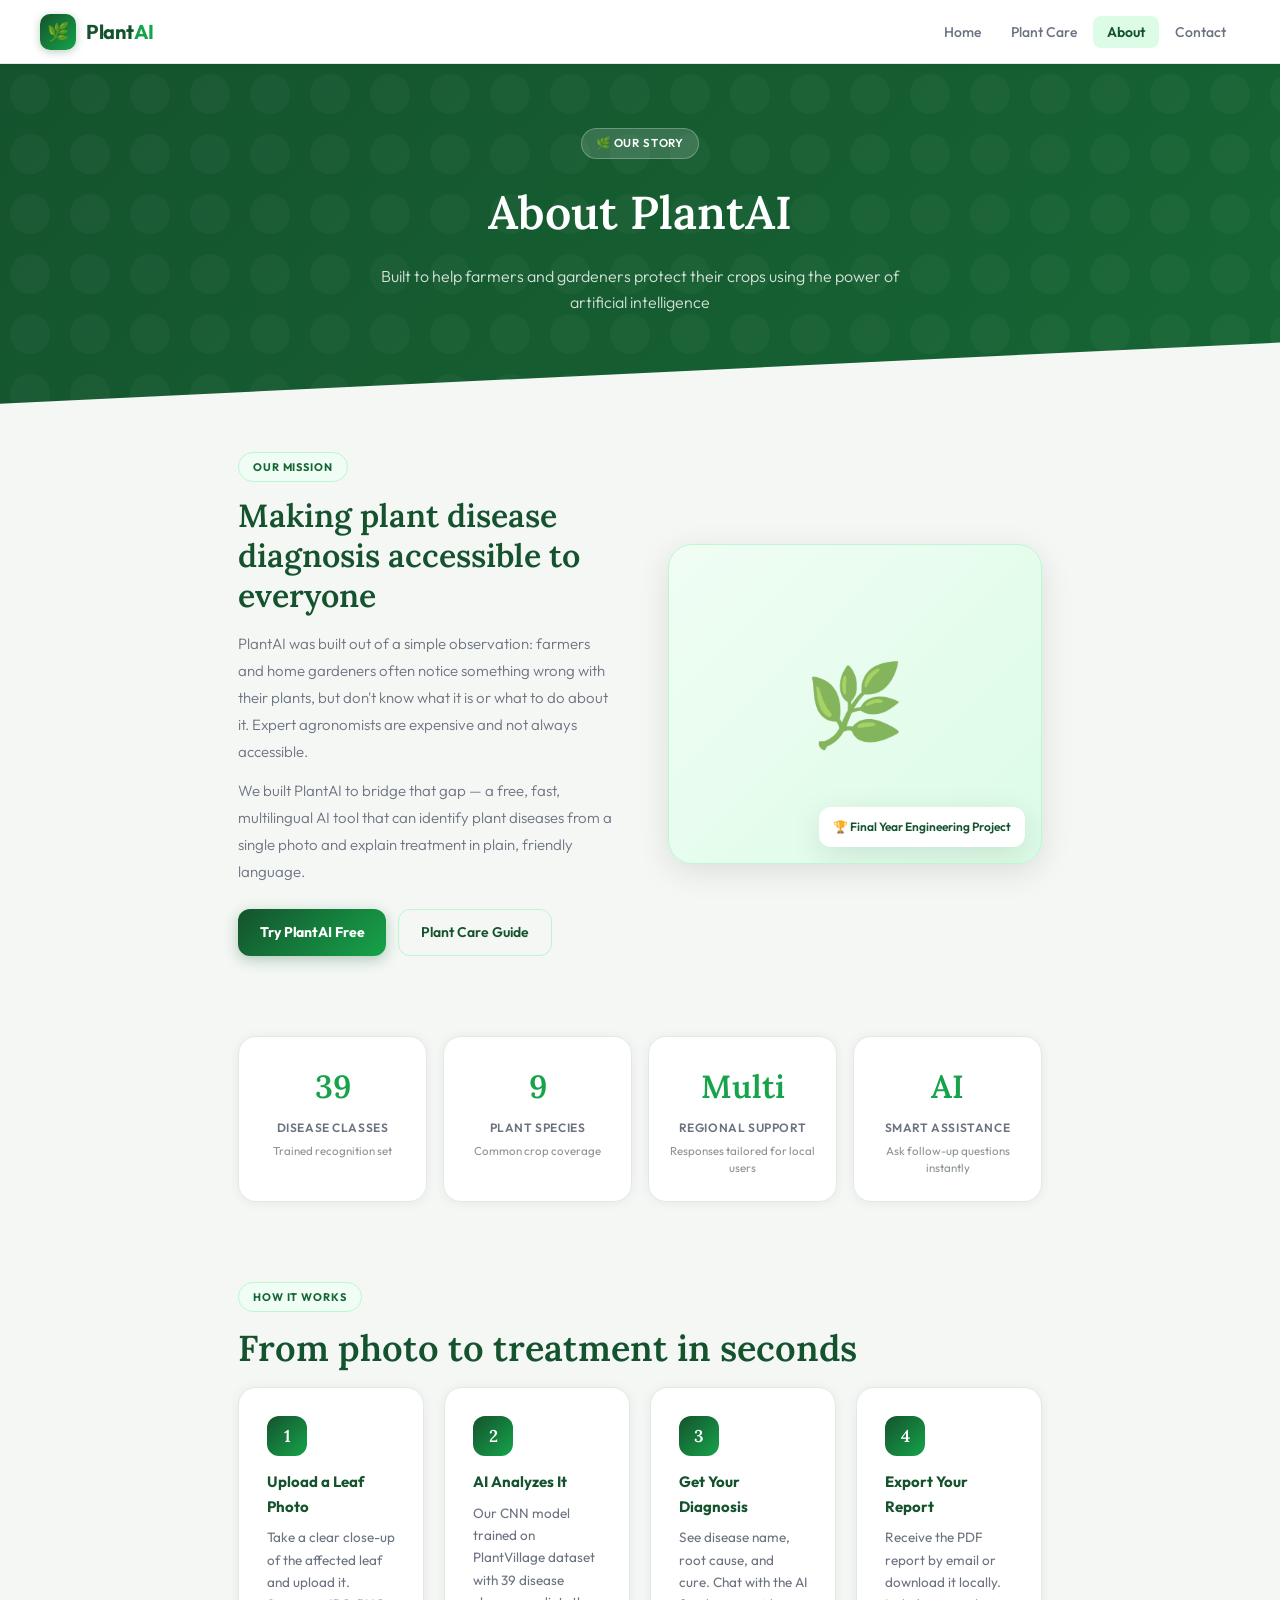
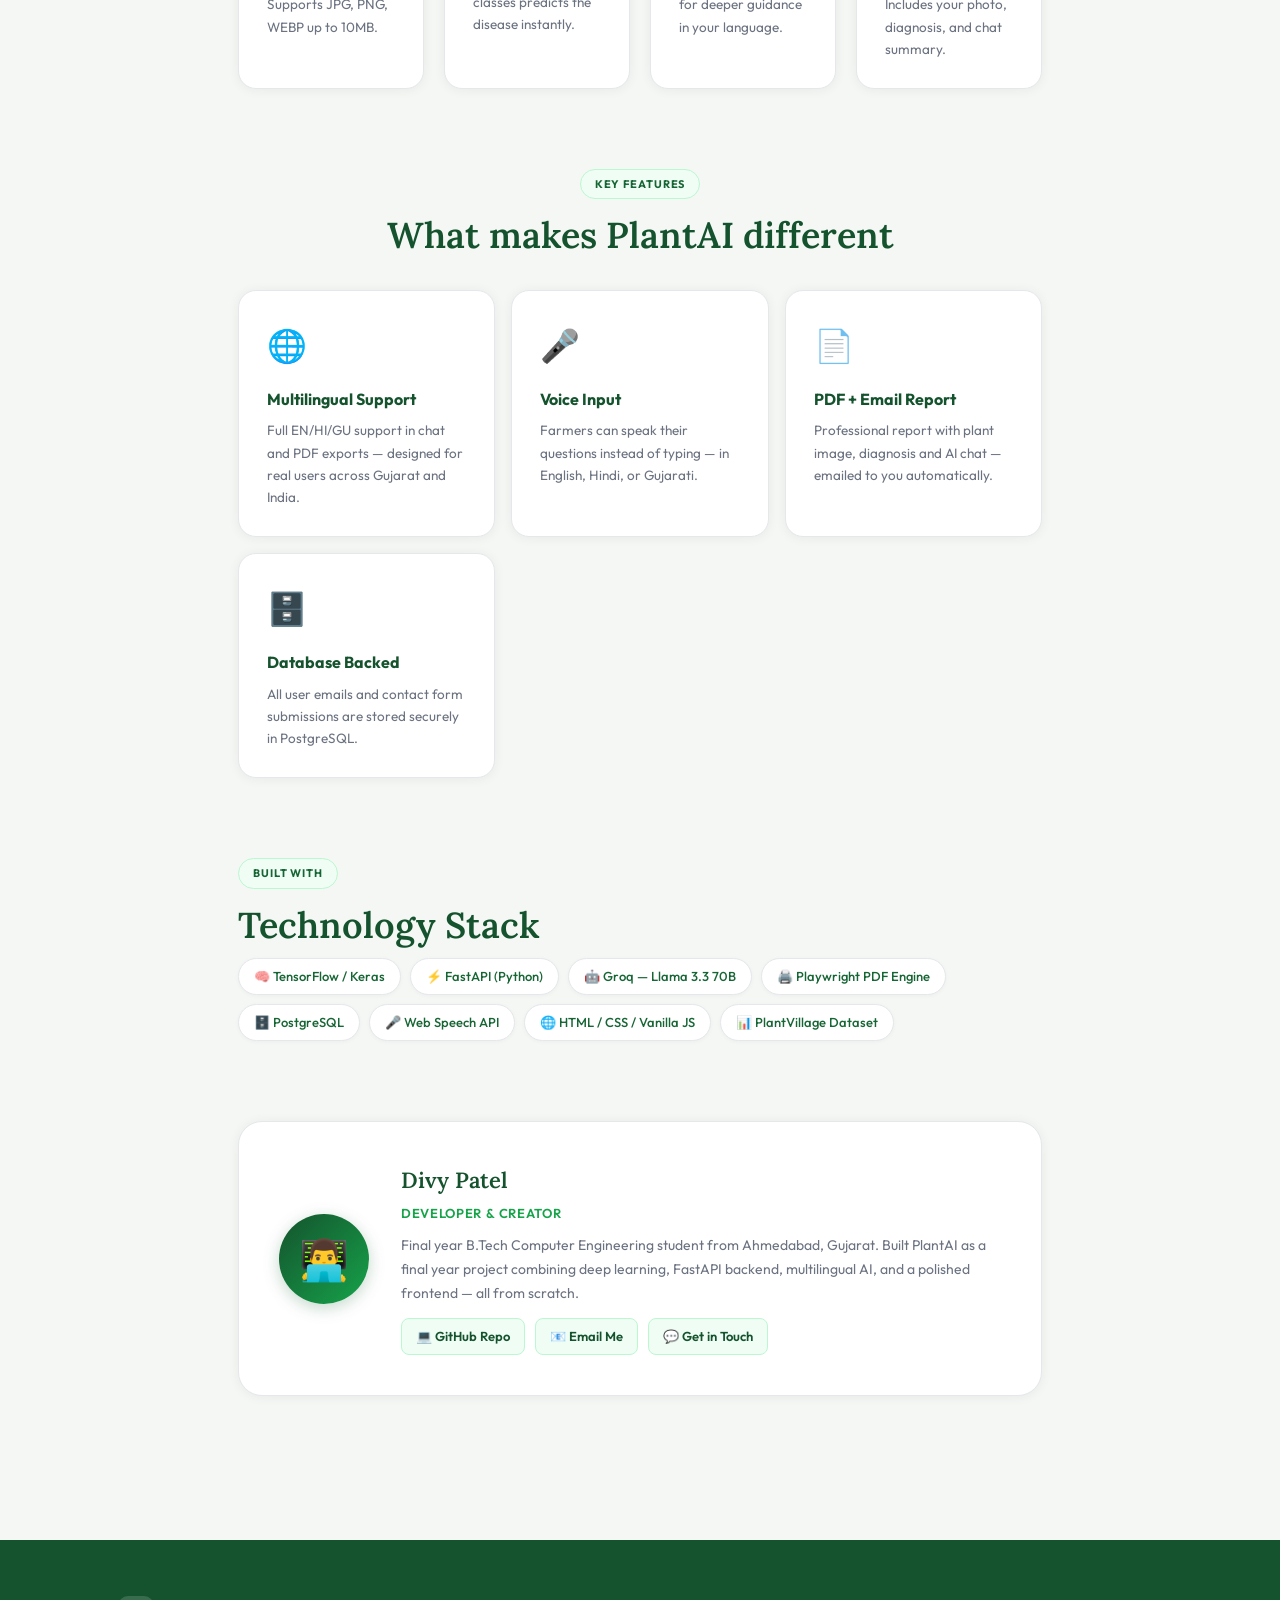
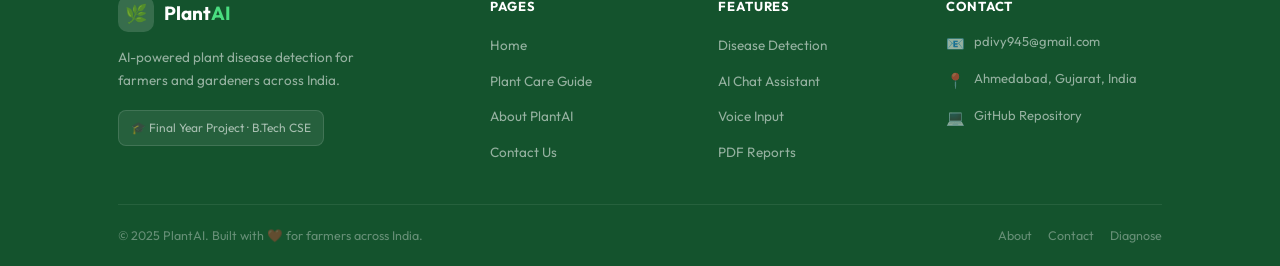
<file: frontend/about.html>
<!DOCTYPE html>
<html lang="en">
<head>
<meta charset="UTF-8"/><meta name="viewport" content="width=device-width,initial-scale=1.0"/>
<title>About — PlantAI</title>
<link rel="stylesheet" href="style.css"/>
</head>
<body>
<nav>
  <a href="index.html" class="nav-logo"><div class="nav-logo-mark">🌿</div><span class="nav-logo-text">Plant<span>AI</span></span></a>
  <ul class="nav-links">
    <li><a href="index.html">Home</a></li>
    <li><a href="plants.html">Plant Care</a></li>
    <li><a href="about.html" class="active">About</a></li>
    <li><a href="contact.html">Contact</a></li>
  </ul>
  <button class="nav-toggle" type="button" aria-label="Toggle navigation" aria-expanded="false">
    <span class="nav-toggle-icon" aria-hidden="true">
      <span class="nav-toggle-line"></span>
      <span class="nav-toggle-line"></span>
      <span class="nav-toggle-line"></span>
    </span>
  </button>
</nav>

<div class="page-hero">
  <div class="wrap">
    <span class="page-hero-pill">🌿 Our Story</span>
    <h1>About PlantAI</h1>
    <p>Built to help farmers and gardeners protect their crops using the power of artificial intelligence</p>
  </div>
</div>

<div class="about-content">
  <div class="wrap">

    <!-- Intro with image -->
    <div class="about-intro-grid reveal">
      <div class="about-intro-text">
        <span class="section-tag">Our Mission</span>
        <h2>Making plant disease diagnosis accessible to everyone</h2>
        <p>PlantAI was built out of a simple observation: farmers and home gardeners often notice something wrong with their plants, but don't know what it is or what to do about it. Expert agronomists are expensive and not always accessible.</p>
        <p>We built PlantAI to bridge that gap — a free, fast, multilingual AI tool that can identify plant diseases from a single photo and explain treatment in plain, friendly language.</p>
        <div style="display:flex;gap:12px;flex-wrap:wrap;margin-top:1.5rem">
          <a href="index.html" class="btn-primary" style="font-size:14px;padding:11px 22px">Try PlantAI Free</a>
          <a href="plants.html" class="btn-outline" style="font-size:14px;padding:11px 22px">Plant Care Guide</a>
        </div>
      </div>
      <div class="about-image-box">
        <div class="about-image-illustration">🌿</div>
        <div class="about-image-badge">🏆 Final Year Engineering Project</div>
      </div>
    </div>

    <!-- Stats -->
    <div class="stats-row reveal">
      <div class="stats-row-item"><span class="stats-row-num">39</span><span class="stats-row-label">Disease Classes</span><span class="stats-row-note">Trained recognition set</span></div>
      <div class="stats-row-item"><span class="stats-row-num">9</span><span class="stats-row-label">Plant Species</span><span class="stats-row-note">Common crop coverage</span></div>
      <div class="stats-row-item"><span class="stats-row-num">Multi</span><span class="stats-row-label">Regional Support</span><span class="stats-row-note">Responses tailored for local users</span></div>
      <div class="stats-row-item"><span class="stats-row-num">AI</span><span class="stats-row-label">Smart Assistance</span><span class="stats-row-note">Ask follow-up questions instantly</span></div>
    </div>

    <!-- How it works -->
    <div class="reveal" style="margin-bottom:1rem">
      <span class="section-tag">How It Works</span>
      <h2 class="section-title">From photo to treatment in seconds</h2>
    </div>
    <div class="how-steps-about reveal">
      <div class="how-step-card"><div class="how-step-num">1</div><h3>Upload a Leaf Photo</h3><p>Take a clear close-up of the affected leaf and upload it. Supports JPG, PNG, WEBP up to 10MB.</p></div>
      <div class="how-step-card"><div class="how-step-num">2</div><h3>AI Analyzes It</h3><p>Our CNN model trained on PlantVillage dataset with 39 disease classes predicts the disease instantly.</p></div>
      <div class="how-step-card"><div class="how-step-num">3</div><h3>Get Your Diagnosis</h3><p>See disease name, root cause, and cure. Chat with the AI for deeper guidance in your language.</p></div>
      <div class="how-step-card"><div class="how-step-num">4</div><h3>Export Your Report</h3><p>Receive the PDF report by email or download it locally. Includes your photo, diagnosis, and chat summary.</p></div>
    </div>

    <!-- Features visual -->
    <div style="margin-bottom:5rem">
      <div style="text-align:center;margin-bottom:2rem" class="reveal">
        <span class="section-tag">Key Features</span>
        <h2 class="section-title">What makes PlantAI different</h2>
      </div>
      <div style="display:grid;grid-template-columns:repeat(auto-fit,minmax(220px,1fr));gap:16px">
        <div class="feature-card"><div class="feature-icon">🌐</div><h3 class="feature-title">Multilingual Support</h3><p class="feature-text">Full EN/HI/GU support in chat and PDF exports — designed for real users across Gujarat and India.</p></div>
        <div class="feature-card"><div class="feature-icon">🎤</div><h3 class="feature-title">Voice Input</h3><p class="feature-text">Farmers can speak their questions instead of typing — in English, Hindi, or Gujarati.</p></div>
        <div class="feature-card"><div class="feature-icon">📄</div><h3 class="feature-title">PDF + Email Report</h3><p class="feature-text">Professional report with plant image, diagnosis and AI chat — emailed to you automatically.</p></div>
        <div class="feature-card"><div class="feature-icon">🗄️</div><h3 class="feature-title">Database Backed</h3><p class="feature-text">All user emails and contact form submissions are stored securely in PostgreSQL.</p></div>
      </div>
    </div>

    <!-- Tech Stack -->
    <div style="margin-bottom:4rem" class="reveal">
      <span class="section-tag">Built With</span>
      <h2 class="section-title">Technology Stack</h2>
      <div class="tech-grid">
        <span class="tech-pill">🧠 TensorFlow / Keras</span>
        <span class="tech-pill">⚡ FastAPI (Python)</span>
        <span class="tech-pill">🤖 Groq — Llama 3.3 70B</span>
        <span class="tech-pill">🖨️ Playwright PDF Engine</span>
        <span class="tech-pill">🗄️ PostgreSQL</span>
        <span class="tech-pill">🎤 Web Speech API</span>
        <span class="tech-pill">🌐 HTML / CSS / Vanilla JS</span>
        <span class="tech-pill">📊 PlantVillage Dataset</span>
      </div>
    </div>

    <!-- Creator Section -->
    <div class="creator-section reveal">
      <div class="creator-avatar">👨‍💻</div>
      <div>
        <p class="creator-name">Divy Patel</p>
        <p class="creator-role">Developer & Creator</p>
        <p class="creator-bio">Final year B.Tech Computer Engineering student from Ahmedabad, Gujarat. Built PlantAI as a final year project combining deep learning, FastAPI backend, multilingual AI, and a polished frontend — all from scratch.</p>
        <div class="creator-links">
          <a href="https://github.com/Divy-04/plant-AI" class="creator-link" target="_blank">💻 GitHub Repo</a>
          <a href="mailto:pdivy945@gmail.com" class="creator-link">📧 Email Me</a>
          <a href="contact.html" class="creator-link">💬 Get in Touch</a>
        </div>
      </div>
    </div>

  </div>
</div>

<footer class="site-footer">
  <div class="wrap-wide">
    <div class="footer-main">
      <div class="footer-brand"><div class="footer-logo"><div class="footer-logo-mark">🌿</div><span class="footer-logo-text">Plant<span>AI</span></span></div><p class="footer-tagline">AI-powered plant disease detection for farmers and gardeners across India.</p><span class="footer-badge">🎓 Final Year Project · B.Tech CSE</span></div>
      <div><p class="footer-col-title">Pages</p><ul class="footer-links"><li><a href="index.html">Home</a></li><li><a href="plants.html">Plant Care Guide</a></li><li><a href="about.html">About PlantAI</a></li><li><a href="contact.html">Contact Us</a></li></ul></div>
      <div><p class="footer-col-title">Features</p><ul class="footer-links"><li><a href="index.html">Disease Detection</a></li><li><a href="index.html">AI Chat Assistant</a></li><li><a href="index.html">Voice Input</a></li><li><a href="index.html">PDF Reports</a></li></ul></div>
      <div><p class="footer-col-title">Contact</p><div class="footer-contact-item"><span class="footer-contact-icon">📧</span><a href="mailto:pdivy945@gmail.com">pdivy945@gmail.com</a></div><div class="footer-contact-item"><span class="footer-contact-icon">📍</span><span>Ahmedabad, Gujarat, India</span></div><div class="footer-contact-item"><span class="footer-contact-icon">💻</span><a href="https://github.com/Divy-04/plant-AI" target="_blank">GitHub Repository</a></div></div>
    </div>
    <div class="footer-bottom"><span>© 2025 PlantAI. Built with ❤️ for farmers across India.</span><div class="footer-bottom-links"><a href="about.html">About</a><a href="contact.html">Contact</a><a href="index.html">Diagnose</a></div></div>
  </div>
</footer>

<button class="scroll-top-btn" id="scroll-top-btn" type="button" aria-label="Scroll to top" onclick="window.scrollTo({top:0,behavior:'smooth'})">
  <svg viewBox="0 0 24 24" fill="none" stroke="currentColor" stroke-width="2.4" stroke-linecap="round" stroke-linejoin="round"><path d="M12 19V5"/><path d="m5 12 7-7 7 7"/></svg>
</button>

<script>
const observer=new IntersectionObserver(entries=>{entries.forEach(e=>{if(e.isIntersecting)e.target.classList.add('visible')})},{threshold:.12});
document.querySelectorAll('.feature-card,.reveal').forEach(el=>observer.observe(el));
const nav=document.querySelector('nav');
const navToggle=nav?.querySelector('.nav-toggle');
const navLinks=nav?.querySelector('.nav-links');
if(nav&&navToggle&&navLinks){
  const syncNavState=(isOpen)=>{
    nav.classList.toggle('nav-open',isOpen);
    navToggle.setAttribute('aria-expanded',String(isOpen));
  };
  navToggle.addEventListener('click',()=>{
    syncNavState(!nav.classList.contains('nav-open'));
  });
  navLinks.querySelectorAll('a').forEach(link=>link.addEventListener('click',()=>{
    syncNavState(false);
  }));
  window.addEventListener('resize',()=>{
    if(window.innerWidth>768){
      syncNavState(false);
    }
  });
}
const scrollTopBtn=document.getElementById('scroll-top-btn');
const toggleScrollTopBtn=()=>{
  if(!scrollTopBtn)return;
  const scrollable=Math.max(document.documentElement.scrollHeight-window.innerHeight,1);
  const progress=window.scrollY/scrollable;
  scrollTopBtn.classList.toggle('visible',window.innerWidth<=768&&progress>=0.4);
};
window.addEventListener('scroll',toggleScrollTopBtn,{passive:true});
window.addEventListener('resize',toggleScrollTopBtn);
toggleScrollTopBtn();
</script>
</body></html>
</file>
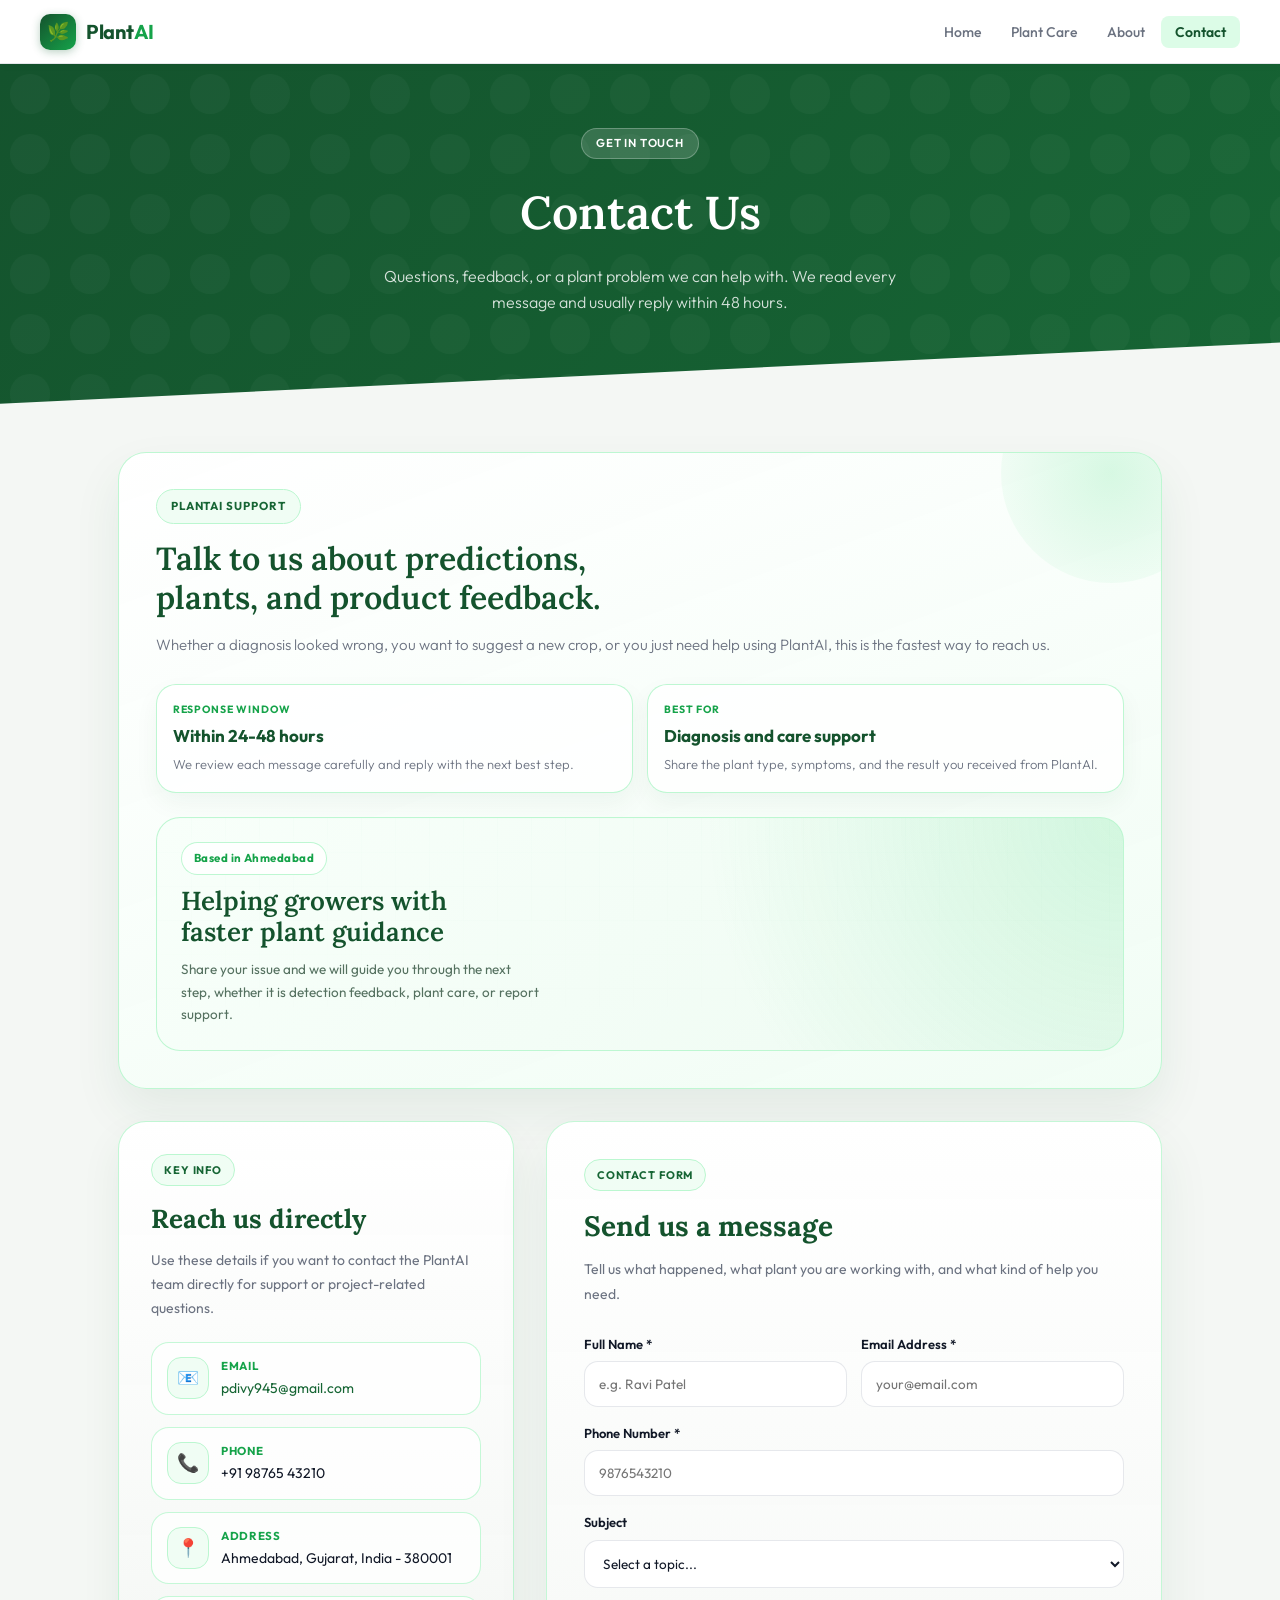
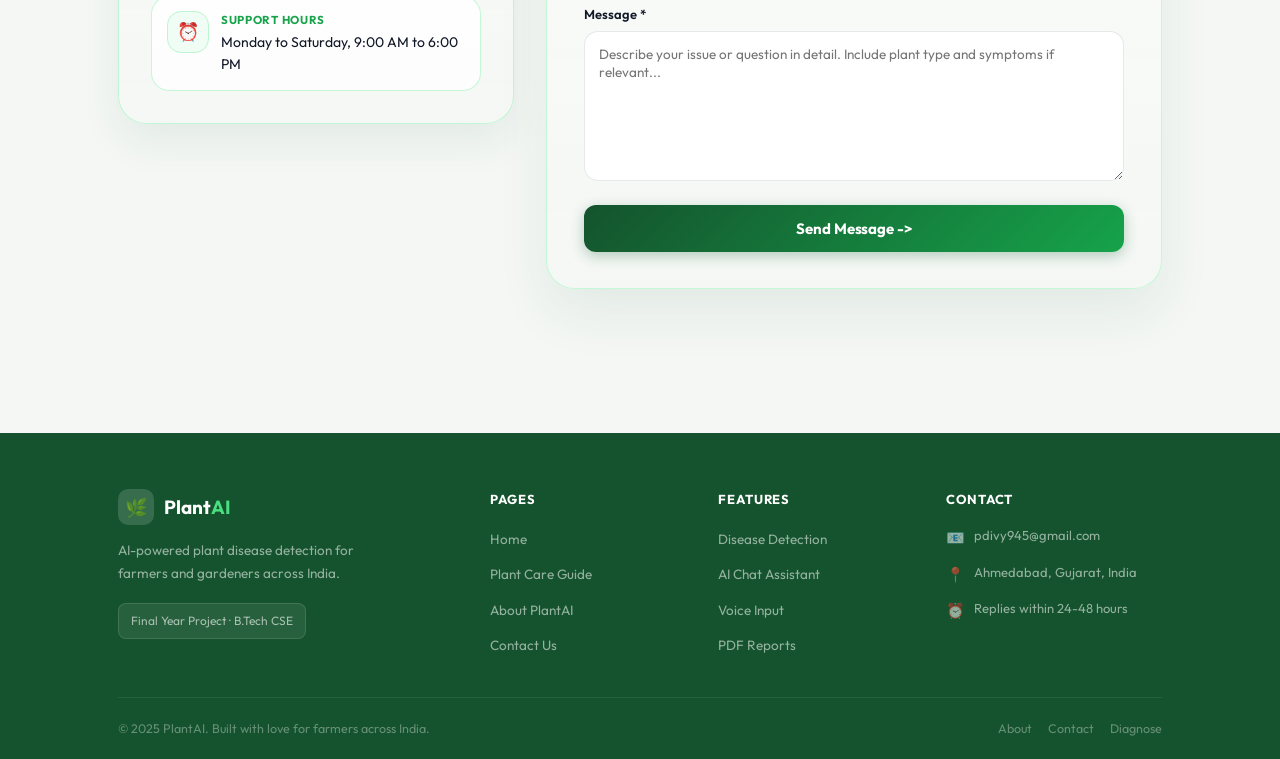
<file: frontend/contact.html>
﻿<!DOCTYPE html>
<html lang="en">
<head>
<meta charset="UTF-8"/><meta name="viewport" content="width=device-width,initial-scale=1.0"/>
<title>Contact - PlantAI</title>
<link rel="stylesheet" href="style.css"/>
</head>
<body>
<nav>
  <a href="index.html" class="nav-logo"><div class="nav-logo-mark">🌿</div><span class="nav-logo-text">Plant<span>AI</span></span></a>
  <ul class="nav-links">
    <li><a href="index.html">Home</a></li>
    <li><a href="plants.html">Plant Care</a></li>
    <li><a href="about.html">About</a></li>
    <li><a href="contact.html" class="active">Contact</a></li>
  </ul>
  <button class="nav-toggle" type="button" aria-label="Toggle navigation" aria-expanded="false">
    <span class="nav-toggle-icon" aria-hidden="true">
      <span class="nav-toggle-line"></span>
      <span class="nav-toggle-line"></span>
      <span class="nav-toggle-line"></span>
    </span>
  </button>
</nav>

<div class="page-hero">
  <div class="wrap">
    <span class="page-hero-pill">Get In Touch</span>
    <h1>Contact Us</h1>
    <p>Questions, feedback, or a plant problem we can help with. We read every message and usually reply within 48 hours.</p>
  </div>
</div>

<div class="contact-content">
  <div class="wrap-wide">
    <section class="contact-intro reveal">
      <section class="contact-left">
        <span class="contact-kicker">PlantAI Support</span>
        <h2>Talk to us about predictions, plants, and product feedback.</h2>
        <p>Whether a diagnosis looked wrong, you want to suggest a new crop, or you just need help using PlantAI, this is the fastest way to reach us.</p>

        <div class="contact-highlights">
          <article class="contact-highlight-card">
            <span class="contact-highlight-label">Response Window</span>
            <strong>Within 24-48 hours</strong>
            <p>We review each message carefully and reply with the next best step.</p>
          </article>
          <article class="contact-highlight-card">
            <span class="contact-highlight-label">Best For</span>
            <strong>Diagnosis and care support</strong>
            <p>Share the plant type, symptoms, and the result you received from PlantAI.</p>
          </article>
        </div>

        <div class="map-placeholder">
          <div class="map-placeholder-badge">Based in Ahmedabad</div>
          <span class="map-placeholder-title">Helping growers with faster plant guidance</span>
          <span class="map-placeholder-copy">Share your issue and we will guide you through the next step, whether it is detection feedback, plant care, or report support.</span>
        </div>
      </section>
    </section>

    <div class="contact-grid">
      <section class="contact-info-panel reveal">
        <div class="contact-info-panel-head">
          <span class="contact-form-pill">Key Info</span>
          <h3>Reach us directly</h3>
          <p>Use these details if you want to contact the PlantAI team directly for support or project-related questions.</p>
        </div>

        <div class="contact-info-list">
          <div class="contact-info-item">
            <div class="contact-info-icon">📧</div>
            <div>
              <p class="contact-info-label">Email</p>
              <p class="contact-info-value"><a href="mailto:pdivy945@gmail.com">pdivy945@gmail.com</a></p>
            </div>
          </div>
          <div class="contact-info-item">
            <div class="contact-info-icon">📞</div>
            <div>
              <p class="contact-info-label">Phone</p>
              <p class="contact-info-value">+91 98765 43210</p>
            </div>
          </div>
          <div class="contact-info-item">
            <div class="contact-info-icon">📍</div>
            <div>
              <p class="contact-info-label">Address</p>
              <p class="contact-info-value">Ahmedabad, Gujarat, India - 380001</p>
            </div>
          </div>
          <div class="contact-info-item">
            <div class="contact-info-icon">⏰</div>
            <div>
              <p class="contact-info-label">Support Hours</p>
              <p class="contact-info-value">Monday to Saturday, 9:00 AM to 6:00 PM</p>
            </div>
          </div>
        </div>
      </section>

      <section class="contact-form-card reveal">
        <div class="contact-form-head">
          <span class="contact-form-pill">Contact Form</span>
          <h3>Send us a message</h3>
          <p>Tell us what happened, what plant you are working with, and what kind of help you need.</p>
        </div>

        <div class="form-row">
          <div class="form-group"><label>Full Name *</label><input type="text" id="f-name" placeholder="e.g. Ravi Patel"/></div>
          <div class="form-group"><label>Email Address *</label><input type="email" id="f-email" placeholder="your@email.com"/></div>
        </div>
        <div class="form-group">
          <label>Phone Number *</label>
          <input type="tel" id="f-phone" placeholder="9876543210" inputmode="numeric" maxlength="10" pattern="[0-9]{10}" oninput="this.value=this.value.replace(/\\D/g,'').slice(0,10)"/>
        </div>
        <div class="form-group">
          <label>Subject</label>
          <select id="f-subject">
            <option value="">Select a topic...</option>
            <option>Wrong disease prediction</option>
            <option>Suggest a new plant type</option>
            <option>PDF or voice issue</option>
            <option>General feedback</option>
            <option>Collaboration / Research</option>
            <option>Other</option>
          </select>
        </div>
        <div class="form-group"><label>Message *</label><textarea id="f-message" placeholder="Describe your issue or question in detail. Include plant type and symptoms if relevant..."></textarea></div>

        <button class="btn-primary" style="width:100%;justify-content:center" id="contact-btn" onclick="submitContact()">
          <span id="contact-btn-text">Send Message -&gt;</span>
          <span id="contact-btn-spin" style="display:none">Sending...</span>
        </button>

        <div class="form-success" id="form-success">Thank you! Your message has been received and saved. We will get back to you within 48 hours.</div>
        <div class="form-error-msg" id="form-error"></div>
      </section>

    </div>
  </div>
</div>

<footer class="site-footer">
  <div class="wrap-wide">
    <div class="footer-main">
      <div class="footer-brand"><div class="footer-logo"><div class="footer-logo-mark">🌿</div><span class="footer-logo-text">Plant<span>AI</span></span></div><p class="footer-tagline">AI-powered plant disease detection for farmers and gardeners across India.</p><span class="footer-badge">Final Year Project · B.Tech CSE</span></div>
      <div><p class="footer-col-title">Pages</p><ul class="footer-links"><li><a href="index.html">Home</a></li><li><a href="plants.html">Plant Care Guide</a></li><li><a href="about.html">About PlantAI</a></li><li><a href="contact.html">Contact Us</a></li></ul></div>
      <div><p class="footer-col-title">Features</p><ul class="footer-links"><li><a href="index.html">Disease Detection</a></li><li><a href="index.html">AI Chat Assistant</a></li><li><a href="index.html">Voice Input</a></li><li><a href="index.html">PDF Reports</a></li></ul></div>
      <div><p class="footer-col-title">Contact</p><div class="footer-contact-item"><span class="footer-contact-icon">📧</span><a href="mailto:pdivy945@gmail.com">pdivy945@gmail.com</a></div><div class="footer-contact-item"><span class="footer-contact-icon">📍</span><span>Ahmedabad, Gujarat, India</span></div><div class="footer-contact-item"><span class="footer-contact-icon">⏰</span><span>Replies within 24-48 hours</span></div></div>
    </div>
    <div class="footer-bottom"><span>© 2025 PlantAI. Built with love for farmers across India.</span><div class="footer-bottom-links"><a href="about.html">About</a><a href="contact.html">Contact</a><a href="index.html">Diagnose</a></div></div>
  </div>
</footer>

<button class="scroll-top-btn" id="scroll-top-btn" type="button" aria-label="Scroll to top" onclick="window.scrollTo({top:0,behavior:'smooth'})">
  <svg viewBox="0 0 24 24" fill="none" stroke="currentColor" stroke-width="2.4" stroke-linecap="round" stroke-linejoin="round"><path d="M12 19V5"/><path d="m5 12 7-7 7 7"/></svg>
</button>

<script>
const API='';
async function submitContact(){
  const name=document.getElementById('f-name').value.trim();
  const email=document.getElementById('f-email').value.trim();
  const phone=document.getElementById('f-phone').value.trim();
  const subject=document.getElementById('f-subject').value;
  const message=document.getElementById('f-message').value.trim();
  const errEl=document.getElementById('form-error');
  const successEl=document.getElementById('form-success');
  errEl.style.display='none';successEl.style.display='none';

  if(!name||!email||!phone||!message){errEl.textContent='Please fill in your name, email, phone number, and message.';errEl.style.display='block';return}
  if(!email.includes('@')){errEl.textContent='Please enter a valid email address.';errEl.style.display='block';return}
  if(!/^\d{10}$/.test(phone)){errEl.textContent='Please enter a valid 10-digit phone number.';errEl.style.display='block';return}

  const btn=document.getElementById('contact-btn');
  document.getElementById('contact-btn-text').style.display='none';
  document.getElementById('contact-btn-spin').style.display='inline';
  btn.disabled=true;

  try{
    const res=await fetch(`${API}/contact`,{
      method:'POST',headers:{'Content-Type':'application/json'},
      body:JSON.stringify({name,email,phone,subject,message})
    });
    const data=await res.json();
    if(!res.ok)throw new Error(data.detail||'Failed to submit');
    successEl.style.display='block';
    document.getElementById('f-name').value='';
    document.getElementById('f-email').value='';
    document.getElementById('f-phone').value='';
    document.getElementById('f-message').value='';
    document.getElementById('f-subject').value='';
  }catch(e){
    errEl.textContent=e.message;errEl.style.display='block';
  }finally{
    document.getElementById('contact-btn-text').style.display='inline';
    document.getElementById('contact-btn-spin').style.display='none';
    btn.disabled=false;
  }
}

const observer=new IntersectionObserver(entries=>{entries.forEach(e=>{if(e.isIntersecting)e.target.classList.add('visible')})},{threshold:.1});
document.querySelectorAll('.reveal').forEach(el=>observer.observe(el));
const nav=document.querySelector('nav');
const navToggle=nav?.querySelector('.nav-toggle');
const navLinks=nav?.querySelector('.nav-links');
if(nav&&navToggle&&navLinks){
  const syncNavState=(isOpen)=>{
    nav.classList.toggle('nav-open',isOpen);
    navToggle.setAttribute('aria-expanded',String(isOpen));
  };
  navToggle.addEventListener('click',()=>{
    syncNavState(!nav.classList.contains('nav-open'));
  });
  navLinks.querySelectorAll('a').forEach(link=>link.addEventListener('click',()=>{
    syncNavState(false);
  }));
  window.addEventListener('resize',()=>{
    if(window.innerWidth>768){
      syncNavState(false);
    }
  });
}
const scrollTopBtn=document.getElementById('scroll-top-btn');
const toggleScrollTopBtn=()=>{
  if(!scrollTopBtn)return;
  const scrollable=Math.max(document.documentElement.scrollHeight-window.innerHeight,1);
  const progress=window.scrollY/scrollable;
  scrollTopBtn.classList.toggle('visible',window.innerWidth<=768&&progress>=0.4);
};
window.addEventListener('scroll',toggleScrollTopBtn,{passive:true});
window.addEventListener('resize',toggleScrollTopBtn);
toggleScrollTopBtn();
</script>
</body></html>
</file>
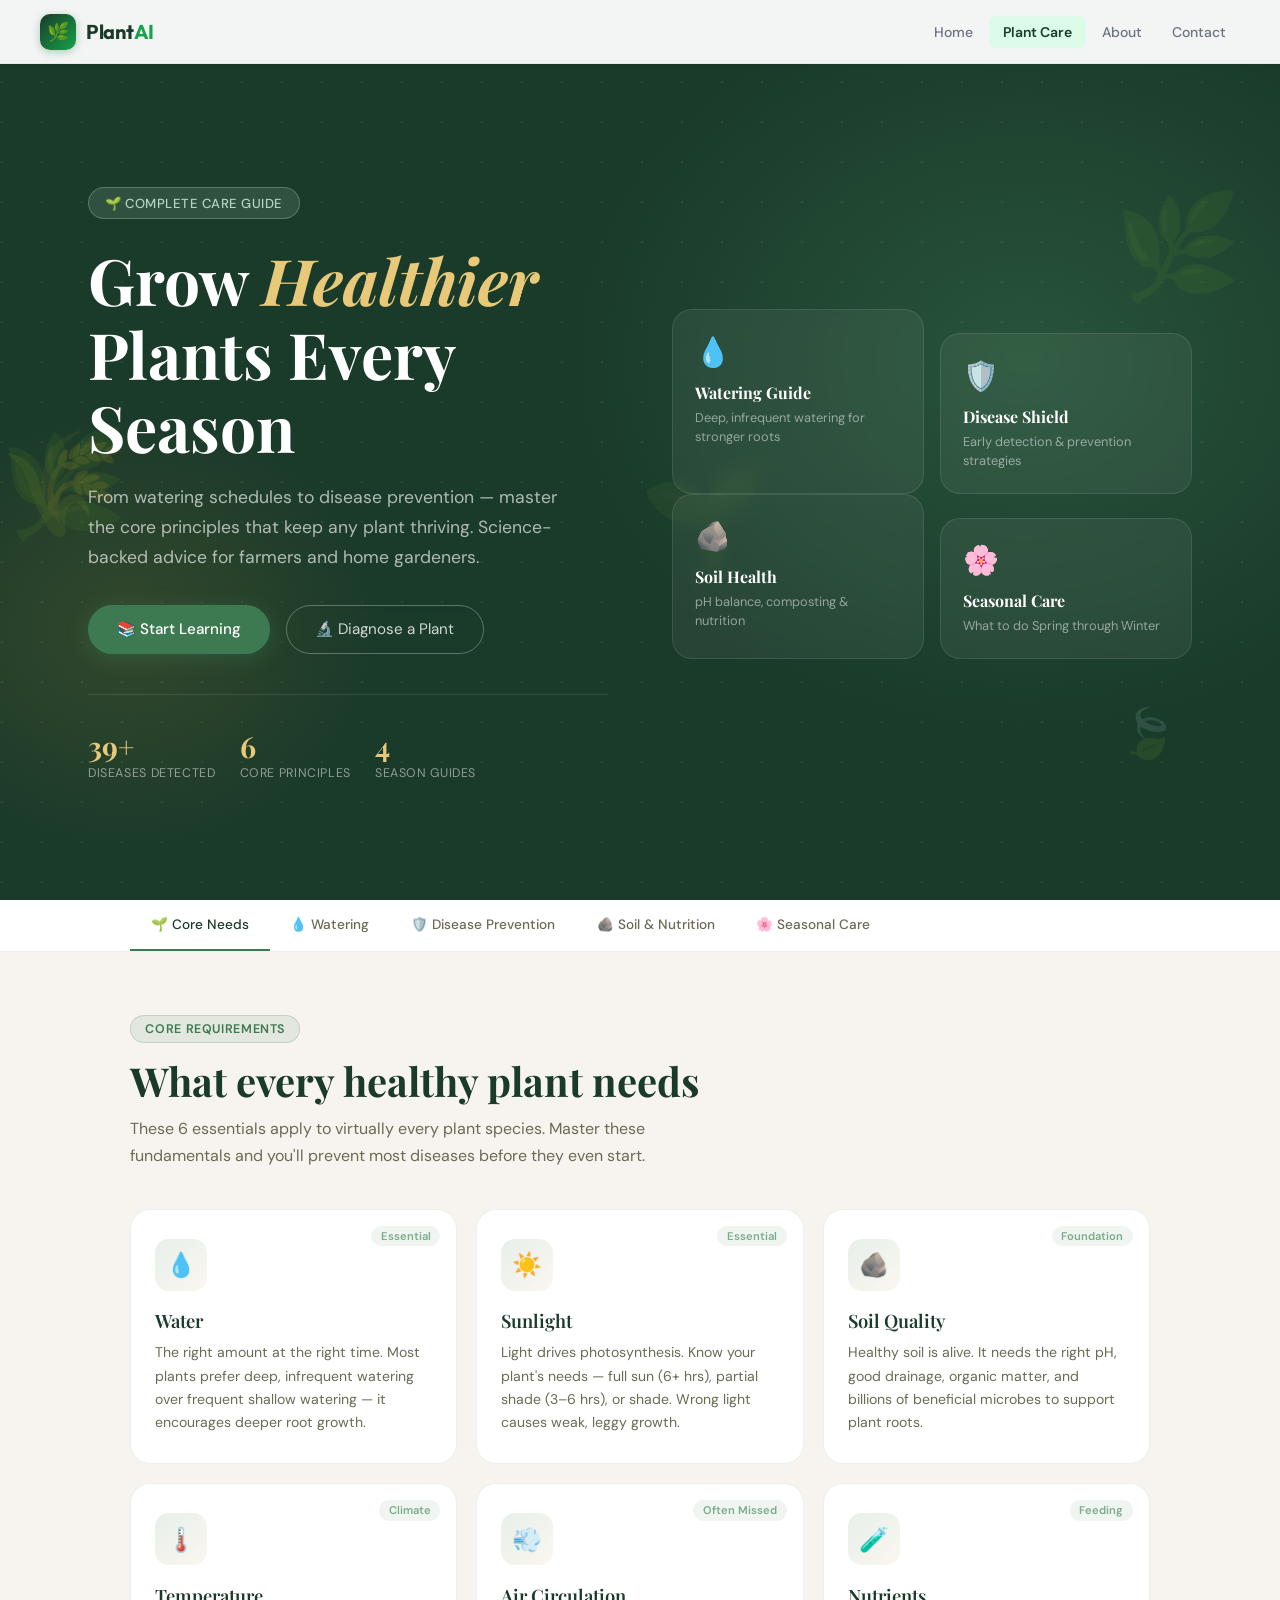
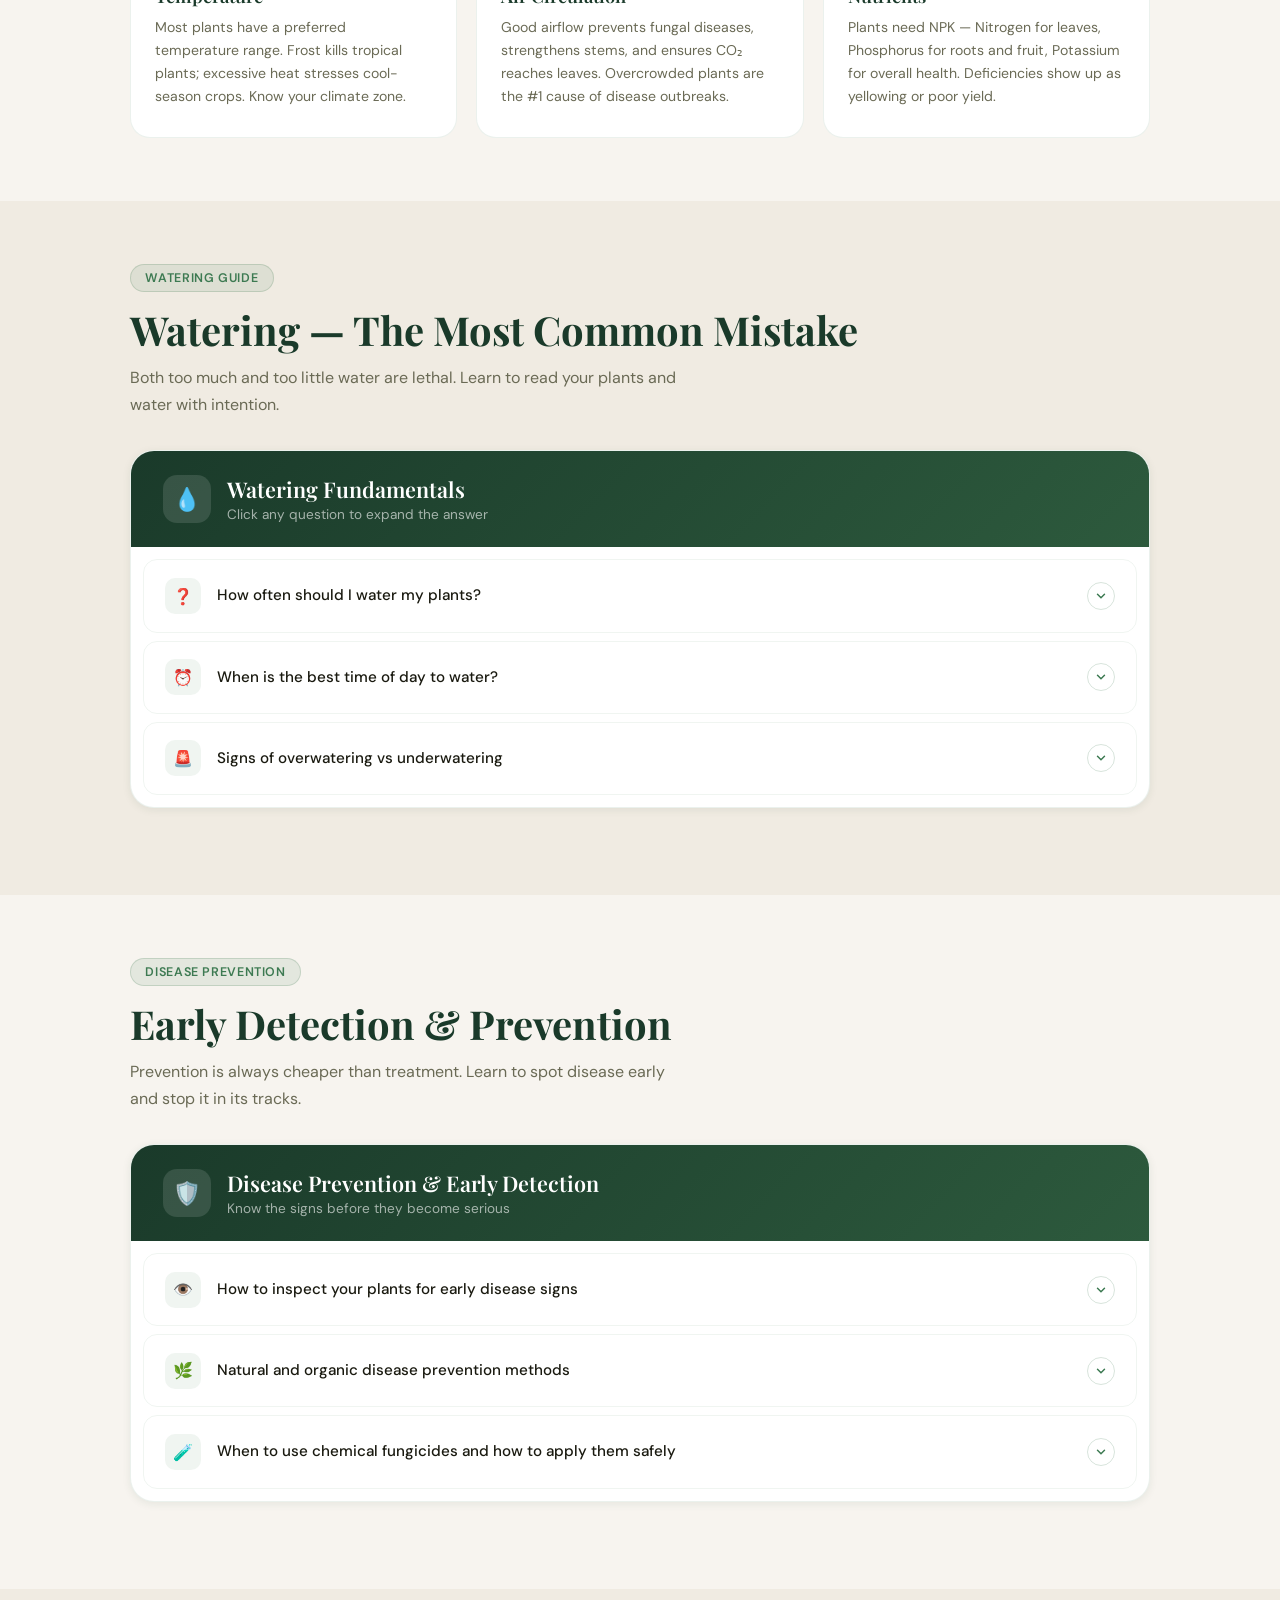
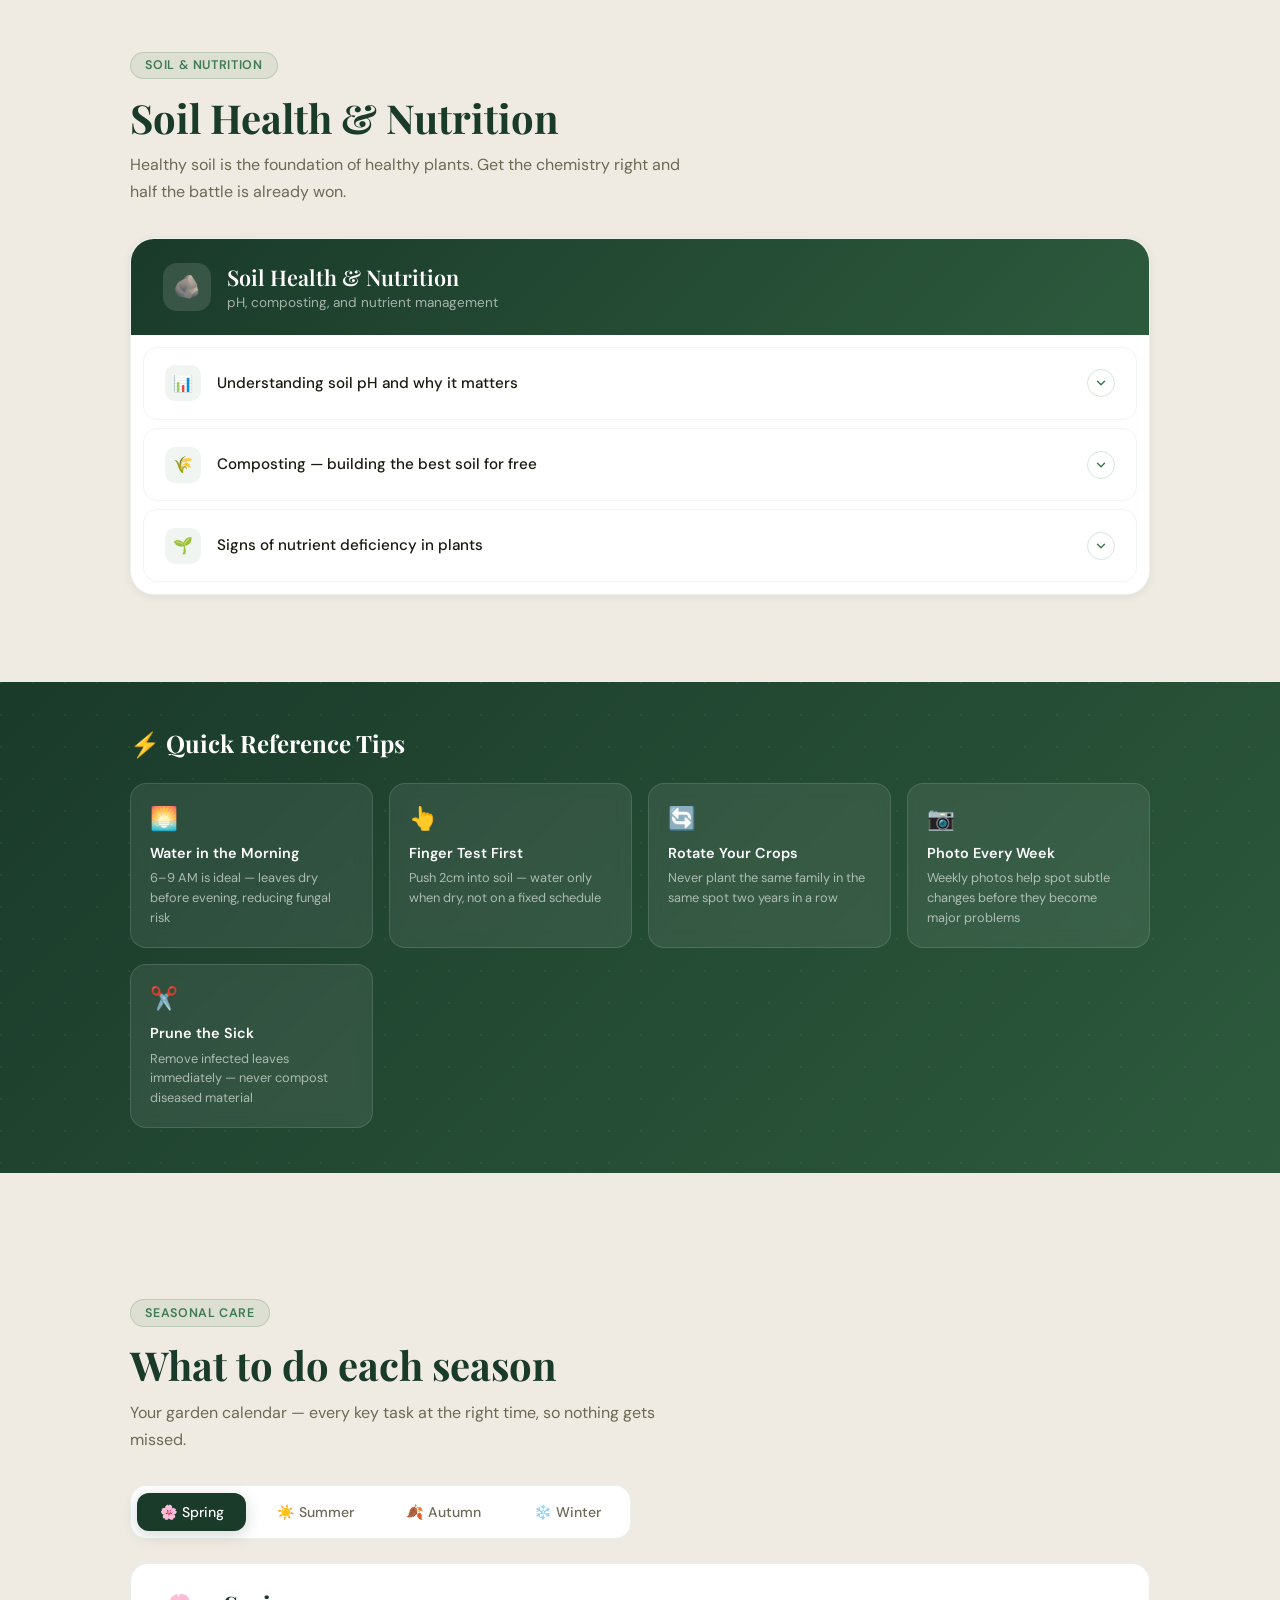
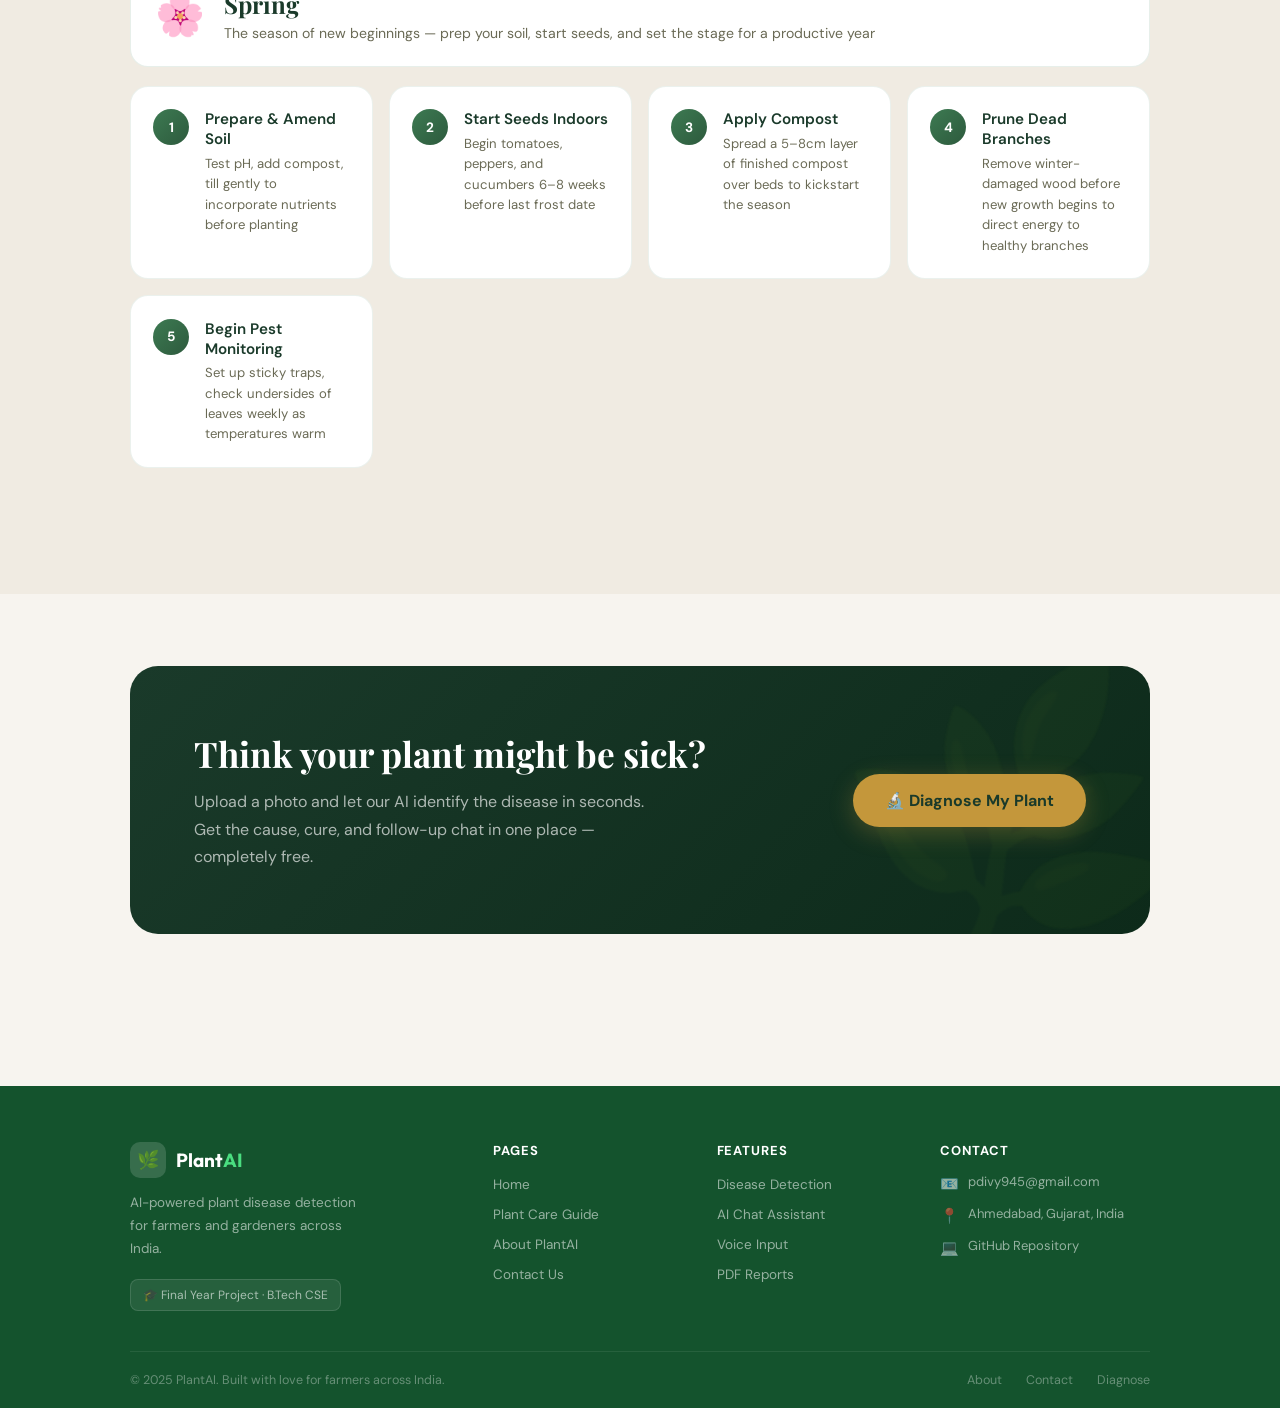
<file: frontend/plants.html>
<!DOCTYPE html>
<html lang="en">
<head>
<meta charset="UTF-8"/>
<meta name="viewport" content="width=device-width,initial-scale=1.0"/>
<title>Plant Care Guide — PlantAI</title>
<link rel="preconnect" href="https://fonts.googleapis.com"/>
<link rel="preconnect" href="https://fonts.gstatic.com" crossorigin/>
<link href="https://fonts.googleapis.com/css2?family=Outfit:wght@300;400;500;600;700;800&family=Playfair+Display:ital,wght@0,500;0,700;1,500&family=DM+Sans:ital,wght@0,300;0,400;0,500;1,300&display=swap" rel="stylesheet"/>
<style>
/* ── Reset & Base ─────────────────────────────────── */
*,*::before,*::after{box-sizing:border-box;margin:0;padding:0}
html{scroll-behavior:smooth;font-size:16px}
body{
  font-family:'DM Sans',sans-serif;
  background:#f7f4ef;
  color:#2a2a1e;
  overflow-x:hidden;
}
img{display:block;max-width:100%}
a{text-decoration:none;color:inherit}
ul{list-style:none}
button{border:none;cursor:pointer;background:none;font-family:inherit}

/* ── CSS Variables ───────────────────────────────── */
:root{
  --forest:#1a3a2a;
  --green:#166534;
  --green-mid:#16A34A;
  --green-lt:#DCFCE7;
  --green-pale:#F0FDF4;
  --moss:#2d5a3d;
  --fern:#3d7a52;
  --sage:#7aab8a;
  --mint:#b5d5c0;
  --cream:#f7f4ef;
  --warm:#f0ebe2;
  --gold:#c4973b;
  --gold-light:#e8c97a;
  --text-dark:#1a1a10;
  --text-mid:#3a3a2a;
  --text-soft:#6a6a55;
  --muted:#6B7280;
  --white:#ffffff;
  --border:#E5E7EB;
  --border-green:#BBF7D0;
  --r:1.2rem;
  --shadow-sm:0 2px 8px rgba(26,58,42,.08);
  --shadow-md:0 8px 32px rgba(26,58,42,.12);
  --shadow-lg:0 20px 60px rgba(26,58,42,.18);
}

/* ── Progress Bar ────────────────────────────────── */
#progress-bar{
  position:fixed;top:0;left:0;height:3px;width:0%;
  background:linear-gradient(90deg,var(--fern),var(--gold));
  z-index:9999;transition:width .1s linear;
}

/* ── Navigation ──────────────────────────────────── */
nav{
  position:fixed;top:0;left:0;right:0;width:100%;z-index:200;
  background:rgba(255,255,255,.95);border-bottom:1px solid var(--border);
  backdrop-filter:blur(16px);padding:0 2.5rem;height:64px;
  display:flex;align-items:center;justify-content:space-between;
  box-shadow:0 1px 8px rgba(0,0,0,.05);transition:background .2s ease,box-shadow .2s ease;
}
nav.scrolled{
  background:rgba(255,255,255,.98);
  box-shadow:0 4px 24px rgba(17,24,39,.08);
}
.nav-logo{display:flex;align-items:center;gap:10px}
.nav-logo-mark{
  width:36px;height:36px;border-radius:10px;
  background:linear-gradient(135deg,var(--forest),var(--green-mid));
  display:flex;align-items:center;justify-content:center;
  font-size:18px;box-shadow:0 2px 8px rgba(22,101,52,.3);
}
.nav-logo-text{
  font-family:'Outfit',sans-serif;
  font-size:20px;font-weight:700;color:var(--forest);letter-spacing:-.3px;
}
.nav-logo-text span{color:var(--green-mid)}
.nav-links{display:flex;gap:2px;align-items:center}
.nav-links a{
  color:var(--muted);text-decoration:none;font-size:14px;font-weight:500;
  padding:7px 14px;border-radius:8px;transition:all .18s;
}
.nav-links a:hover{color:var(--forest);background:var(--green-pale)}
.nav-links a.active{color:var(--forest);background:var(--green-lt);font-weight:600}

.nav-toggle{
  display:none;position:relative;align-items:center;justify-content:center;
  width:46px;height:46px;padding:0;border-radius:14px;border:1px solid rgba(187,247,208,.95);
  background:linear-gradient(180deg,rgba(240,253,244,.98),rgba(220,252,231,.92));
  color:var(--forest);transition:background .18s ease,border-color .18s ease,box-shadow .18s ease,transform .18s ease;
  box-shadow:0 8px 22px rgba(20,83,45,.12);
}
.nav-toggle:hover{border-color:var(--green-mid);background:var(--green-lt);transform:translateY(-1px)}
.nav-toggle-icon{position:relative;display:block;width:18px;height:14px}
.nav-toggle-line{
  position:absolute;left:0;display:block;width:18px;height:2px;background:currentColor;border-radius:999px;
  transition:transform .22s ease,opacity .18s ease,top .22s ease;
}
nav.nav-open .nav-toggle-line:nth-child(1){top:6px;transform:rotate(45deg)}
nav.nav-open .nav-toggle-line:nth-child(2){opacity:0}
nav.nav-open .nav-toggle-line:nth-child(3){top:6px;transform:rotate(-45deg)}
.nav-toggle-line:nth-child(1){top:0}
.nav-toggle-line:nth-child(2){top:6px}
.nav-toggle-line:nth-child(3){top:12px}

/* ── Hero ────────────────────────────────────────── */
.hero{
  min-height:100svh;
  display:flex;align-items:center;
  background:var(--forest);
  position:relative;overflow:hidden;
  padding-top:68px;
}
.hero-bg{
  position:absolute;inset:0;
  background:
    radial-gradient(ellipse 60% 70% at 80% 40%,rgba(61,122,82,.4) 0%,transparent 60%),
    radial-gradient(ellipse 40% 50% at 10% 70%,rgba(196,151,59,.15) 0%,transparent 50%);
}
.hero-pattern{
  position:absolute;inset:0;
  background-image:
    radial-gradient(circle at 2px 2px, rgba(181,213,192,.08) 1px, transparent 0);
  background-size:40px 40px;
}
/* Floating leaves */
.leaf{
  position:absolute;opacity:.12;font-size:clamp(3rem,8vw,7rem);
  animation:floatLeaf 12s ease-in-out infinite;pointer-events:none;
  user-select:none;
}
.leaf:nth-child(1){top:12%;left:5%;animation-delay:0s;animation-duration:14s}
.leaf:nth-child(2){top:65%;left:2%;animation-delay:-4s;animation-duration:16s;font-size:4rem}
.leaf:nth-child(3){top:20%;right:3%;animation-delay:-2s;animation-duration:13s}
.leaf:nth-child(4){bottom:15%;right:8%;animation-delay:-6s;animation-duration:15s;font-size:3rem}
.leaf:nth-child(5){top:50%;left:50%;animation-delay:-8s;animation-duration:18s;opacity:.06}
@keyframes floatLeaf{
  0%,100%{transform:translate(0,0) rotate(0deg)}
  33%{transform:translate(15px,-20px) rotate(5deg)}
  66%{transform:translate(-10px,10px) rotate(-3deg)}
}

.hero-inner{
  position:relative;z-index:1;
  max-width:1200px;margin:0 auto;
  padding:clamp(3rem,8vh,6rem) clamp(1.5rem,5vw,3rem);
  display:grid;grid-template-columns:1fr 1fr;
  gap:4rem;align-items:center;
}
.hero-pill{
  display:inline-flex;align-items:center;gap:.5rem;
  background:rgba(181,213,192,.15);
  border:1px solid rgba(181,213,192,.3);
  color:var(--mint);
  padding:.4rem 1rem;border-radius:30px;
  font-size:.82rem;font-weight:500;letter-spacing:.04em;text-transform:uppercase;
  margin-bottom:1.5rem;
}
.hero h1{
  font-family:'Playfair Display',serif;
  font-size:clamp(2.4rem,5vw,4rem);
  font-weight:700;
  color:var(--white);
  line-height:1.15;
  margin-bottom:1.2rem;
}
.hero h1 em{
  font-style:italic;color:var(--gold-light);
}
.hero-desc{
  font-size:clamp(.95rem,1.8vw,1.1rem);
  color:rgba(255,255,255,.65);
  line-height:1.7;
  margin-bottom:2rem;
  max-width:480px;
}
.hero-actions{display:flex;gap:1rem;flex-wrap:wrap}
.btn-primary{
  background:var(--fern);color:var(--white);
  padding:.85rem 1.8rem;border-radius:50px;
  font-size:.95rem;font-weight:500;
  transition:all .25s;display:inline-flex;align-items:center;gap:.5rem;
  box-shadow:0 4px 20px rgba(61,122,82,.4);
}
.btn-primary:hover{background:#4a9463;transform:translateY(-2px);box-shadow:0 8px 28px rgba(61,122,82,.5)}
.btn-outline{
  border:1.5px solid rgba(255,255,255,.3);
  color:rgba(255,255,255,.8);
  padding:.85rem 1.8rem;border-radius:50px;
  font-size:.95rem;font-weight:400;
  transition:all .25s;display:inline-flex;align-items:center;gap:.5rem;
  backdrop-filter:blur(4px);
}
.btn-outline:hover{border-color:rgba(255,255,255,.6);color:var(--white);background:rgba(255,255,255,.08)}

/* Hero stats */
.hero-stats{
  display:flex;gap:1.5rem;margin-top:2.5rem;
  padding-top:2rem;border-top:1px solid rgba(255,255,255,.1);
}
.hero-stat .num{
  font-family:'Playfair Display',serif;
  font-size:1.8rem;font-weight:700;color:var(--gold-light);
}
.hero-stat .label{
  font-size:.78rem;color:rgba(255,255,255,.5);text-transform:uppercase;letter-spacing:.05em;
}

/* Hero visual panel */
.hero-visual{
  display:grid;grid-template-columns:1fr 1fr;
  gap:1rem;position:relative;
}
.hero-card{
  background:rgba(255,255,255,.06);
  border:1px solid rgba(255,255,255,.1);
  border-radius:20px;
  padding:1.4rem;
  backdrop-filter:blur(8px);
  transition:transform .3s,box-shadow .3s;
  animation:heroCardIn .8s ease both;
}
.hero-card:hover{transform:translateY(-4px);box-shadow:0 12px 40px rgba(0,0,0,.2)}
.hero-card:nth-child(1){animation-delay:.1s}
.hero-card:nth-child(2){animation-delay:.2s;margin-top:1.5rem}
.hero-card:nth-child(3){animation-delay:.3s;margin-top:-1rem}
.hero-card:nth-child(4){animation-delay:.4s;margin-top:.5rem}
@keyframes heroCardIn{
  from{opacity:0;transform:translateY(20px)}
  to{opacity:1;transform:translateY(0)}
}
.hero-card-icon{font-size:1.8rem;margin-bottom:.7rem}
.hero-card h3{
  font-family:'Playfair Display',serif;
  font-size:1rem;color:var(--white);margin-bottom:.3rem;
}
.hero-card p{font-size:.8rem;color:rgba(255,255,255,.5);line-height:1.5}

/* ── Layout ──────────────────────────────────────── */
.wrap,.wrap-wide{max-width:1100px;margin:0 auto;padding:0 clamp(1.2rem,4vw,2.5rem)}

/* ── Quick Nav Tabs ──────────────────────────────── */
.section-nav{
  background:var(--white);
  border-bottom:1px solid rgba(61,122,82,.1);
  position:sticky;top:64px;z-index:90;
}
.section-nav-inner{
  max-width:1100px;margin:0 auto;
  padding:0 clamp(1.2rem,4vw,2.5rem);
  display:flex;gap:0;overflow-x:auto;
  scrollbar-width:none;
}
.section-nav-inner::-webkit-scrollbar{display:none}
.section-nav-link{
  padding:1rem 1.3rem;
  font-size:.85rem;font-weight:500;color:var(--text-soft);
  white-space:nowrap;
  border-bottom:2px solid transparent;
  transition:all .2s;display:flex;align-items:center;gap:.4rem;
}
.section-nav-link:hover{color:var(--forest);border-bottom-color:var(--sage)}
.section-nav-link.snav-active{color:var(--forest);border-bottom-color:var(--fern)}

/* ── Section Base ────────────────────────────────── */
.section{padding:clamp(3rem,7vh,5rem) 0}
.section-tag{
  display:inline-flex;align-items:center;gap:.4rem;
  background:rgba(61,122,82,.1);
  color:var(--fern);
  border:1px solid rgba(61,122,82,.2);
  padding:.3rem .9rem;border-radius:20px;
  font-size:.78rem;font-weight:600;letter-spacing:.05em;text-transform:uppercase;
  margin-bottom:.9rem;
}
.section-title{
  font-family:'Playfair Display',serif;
  font-size:clamp(1.7rem,3.5vw,2.5rem);
  font-weight:700;color:var(--forest);
  line-height:1.2;margin-bottom:.6rem;
}
.section-sub{
  font-size:1rem;color:var(--text-soft);
  max-width:560px;line-height:1.7;
}

/* ── Reveal Animations ───────────────────────────── */
.reveal{opacity:0;transform:translateY(28px);transition:opacity .7s ease,transform .7s ease}
.reveal.visible{opacity:1;transform:none}
.stagger .reveal:nth-child(2){transition-delay:.1s}
.stagger .reveal:nth-child(3){transition-delay:.2s}
.stagger .reveal:nth-child(4){transition-delay:.3s}
.stagger .reveal:nth-child(5){transition-delay:.4s}
.stagger .reveal:nth-child(6){transition-delay:.5s}

/* ── Core Needs Grid ─────────────────────────────── */
#core .needs-grid{
  display:grid;
  grid-template-columns:repeat(3,1fr);
  gap:1.2rem;margin-top:2.5rem;
}
.need-card{
  background:var(--white);
  border:1px solid rgba(61,122,82,.1);
  border-radius:20px;
  padding:1.8rem 1.5rem;
  position:relative;overflow:hidden;
  transition:transform .3s,box-shadow .3s,border-color .3s;
  opacity:0;transform:translateY(24px);
  cursor:default;
}
.need-card.visible{opacity:1;transform:none}
.need-card::before{
  content:'';position:absolute;inset:0;
  background:linear-gradient(135deg,rgba(61,122,82,.04) 0%,transparent 60%);
  opacity:0;transition:opacity .3s;
}
.need-card:hover{
  transform:translateY(-6px);
  box-shadow:var(--shadow-lg);
  border-color:rgba(61,122,82,.3);
}
.need-card:hover::before{opacity:1}
.need-icon-wrap{
  width:52px;height:52px;border-radius:14px;
  background:linear-gradient(135deg,rgba(61,122,82,.12),rgba(196,151,59,.08));
  display:flex;align-items:center;justify-content:center;
  font-size:1.5rem;margin-bottom:1.1rem;
  transition:transform .3s;
}
.need-card:hover .need-icon-wrap{transform:scale(1.08) rotate(-3deg)}
.need-card h3{
  font-family:'Playfair Display',serif;
  font-size:1.15rem;font-weight:600;color:var(--forest);
  margin-bottom:.5rem;
}
.need-card p{font-size:.88rem;color:var(--text-soft);line-height:1.65}
.need-badge{
  position:absolute;top:1rem;right:1rem;
  background:rgba(61,122,82,.08);
  color:var(--sage);font-size:.7rem;font-weight:600;
  padding:.2rem .6rem;border-radius:10px;
}

/* ── Accordion Sections ──────────────────────────── */
.acc-section{
  background:var(--white);
  border:1px solid rgba(61,122,82,.1);
  border-radius:24px;
  overflow:hidden;
  margin-bottom:1.5rem;
  box-shadow:var(--shadow-sm);
}
.acc-section-head{
  background:linear-gradient(135deg,var(--forest),var(--moss));
  padding:1.5rem 2rem;
  display:flex;align-items:center;gap:1rem;
}
.acc-section-head-icon{
  width:48px;height:48px;border-radius:14px;
  background:rgba(255,255,255,.12);
  display:flex;align-items:center;justify-content:center;
  font-size:1.4rem;flex-shrink:0;
}
.acc-section-head h2{
  font-family:'Playfair Display',serif;
  font-size:1.35rem;font-weight:600;color:var(--white);
}
.acc-section-head p{font-size:.85rem;color:rgba(255,255,255,.6);margin-top:.2rem}

.accordion{padding:.75rem}
.accordion-item{
  border-radius:14px;
  margin-bottom:.5rem;
  overflow:hidden;
  border:1px solid rgba(61,122,82,.08);
  transition:border-color .25s;
}
.accordion-item:last-child{margin-bottom:0}
.accordion-item.is-open{border-color:rgba(61,122,82,.25)}
.accordion-trigger{
  width:100%;text-align:left;
  padding:1.1rem 1.3rem;
  display:flex;align-items:center;gap:1rem;
  background:transparent;
  transition:background .2s;
}
.accordion-trigger:hover{background:rgba(61,122,82,.04)}
.accordion-item.is-open .accordion-trigger{background:rgba(61,122,82,.06)}
.acc-emoji{
  width:36px;height:36px;border-radius:10px;
  background:rgba(61,122,82,.08);
  display:flex;align-items:center;justify-content:center;
  font-size:1rem;flex-shrink:0;
  transition:background .25s;
}
.accordion-item.is-open .acc-emoji{background:rgba(61,122,82,.15)}
.acc-q{
  flex:1;font-size:.95rem;font-weight:500;color:var(--text-dark);line-height:1.4;
}
.acc-arrow{
  width:28px;height:28px;border-radius:50%;
  border:1.5px solid rgba(61,122,82,.2);
  display:flex;align-items:center;justify-content:center;
  flex-shrink:0;
  transition:transform .3s,background .25s,border-color .25s;
}
.acc-arrow svg{width:14px;height:14px;color:var(--fern)}
.accordion-item.is-open .acc-arrow{
  transform:rotate(180deg);
  background:var(--fern);border-color:var(--fern);
}
.accordion-item.is-open .acc-arrow svg{color:var(--white)}
.accordion-body{
  overflow:hidden;max-height:0;
  transition:max-height .4s cubic-bezier(.4,0,.2,1);
}
.accordion-body-inner{
  padding:0 1.3rem 1.3rem 4rem;
}
.accordion-body p{
  font-size:.9rem;color:var(--text-mid);line-height:1.75;margin-bottom:.9rem;
}
.accordion-body ul{display:flex;flex-direction:column;gap:.55rem}
.accordion-body li{
  font-size:.88rem;color:var(--text-soft);
  line-height:1.55;
  padding:.55rem .8rem .55rem 1rem;
  background:rgba(61,122,82,.04);
  border-radius:10px;
  border-left:3px solid var(--mint);
  position:relative;
}

/* ── Seasonal Calendar ───────────────────────────── */
#seasonal{padding:clamp(3rem,7vh,5rem) 0;background:var(--warm)}
.season-tabs{
  display:flex;gap:.5rem;margin:2rem 0 1.5rem;
  background:var(--white);
  padding:.4rem;border-radius:16px;
  border:1px solid rgba(61,122,82,.1);
  width:fit-content;
}
.season-tab{
  padding:.65rem 1.4rem;border-radius:12px;
  font-size:.88rem;font-weight:500;color:var(--text-soft);
  transition:all .25s;display:flex;align-items:center;gap:.5rem;
  white-space:nowrap;
}
.season-tab.active{
  background:var(--forest);color:var(--white);
  box-shadow:0 4px 16px rgba(26,58,42,.2);
}
.season-tab:hover:not(.active){color:var(--forest);background:rgba(61,122,82,.06)}

.season-panel{display:none}
.season-panel.active{display:block;animation:panelIn .35s ease}
@keyframes panelIn{from{opacity:0;transform:translateY(10px)}to{opacity:1;transform:none}}

.season-tasks-grid{
  display:grid;grid-template-columns:repeat(auto-fit,minmax(240px,1fr));
  gap:1rem;
}
.season-task-card{
  background:var(--white);
  border:1px solid rgba(61,122,82,.1);
  border-radius:18px;padding:1.4rem;
  display:flex;gap:1rem;align-items:flex-start;
  transition:transform .25s,box-shadow .25s;
}
.season-task-card:hover{transform:translateY(-3px);box-shadow:var(--shadow-md)}
.season-task-num{
  width:36px;height:36px;border-radius:50%;
  background:linear-gradient(135deg,var(--fern),var(--moss));
  color:var(--white);font-weight:700;font-size:.85rem;
  display:flex;align-items:center;justify-content:center;flex-shrink:0;
}
.season-task-card h4{
  font-weight:600;color:var(--forest);font-size:.95rem;margin-bottom:.3rem;
}
.season-task-card p{font-size:.82rem;color:var(--text-soft);line-height:1.55}

/* Season header */
.season-header{
  display:flex;align-items:center;gap:1.2rem;
  padding:1.5rem;
  background:var(--white);
  border-radius:18px;border:1px solid rgba(61,122,82,.12);
  margin-bottom:1.2rem;
}
.season-header-icon{font-size:2.5rem}
.season-header h3{
  font-family:'Playfair Display',serif;
  font-size:1.5rem;color:var(--forest);
}
.season-header p{font-size:.88rem;color:var(--text-soft);margin-top:.25rem}

/* ── Tips Strip ──────────────────────────────────── */
.tips-strip{
  background:linear-gradient(135deg,var(--forest) 0%,var(--moss) 100%);
  padding:clamp(2rem,5vh,3.5rem) 0;
  position:relative;overflow:hidden;
}
.tips-strip::before{
  content:'';position:absolute;inset:0;
  background-image:radial-gradient(circle at 1px 1px,rgba(255,255,255,.05) 1px,transparent 0);
  background-size:32px 32px;
}
.tips-inner{
  position:relative;z-index:1;
  max-width:1100px;margin:0 auto;
  padding:0 clamp(1.2rem,4vw,2.5rem);
}
.tips-inner h2{
  font-family:'Playfair Display',serif;
  font-size:1.5rem;color:var(--white);margin-bottom:1.5rem;
}
.tips-row{
  display:grid;grid-template-columns:repeat(auto-fit,minmax(200px,1fr));
  gap:1rem;
}
.tip-card{
  background:rgba(255,255,255,.08);
  border:1px solid rgba(255,255,255,.12);
  border-radius:16px;padding:1.2rem;
  backdrop-filter:blur(8px);
  transition:background .25s,transform .25s;
}
.tip-card:hover{background:rgba(255,255,255,.13);transform:translateY(-3px)}
.tip-icon{font-size:1.4rem;margin-bottom:.7rem}
.tip-card h4{font-size:.9rem;font-weight:600;color:var(--white);margin-bottom:.4rem}
.tip-card p{font-size:.8rem;color:rgba(255,255,255,.6);line-height:1.55}

/* ── CTA Section ─────────────────────────────────── */
.cta-section{
  padding:clamp(3rem,8vh,6rem) 0;
  background:var(--cream);
}
.cta-card{
  background:linear-gradient(135deg,var(--forest) 0%,#0d2a1a 100%);
  border-radius:28px;
  padding:clamp(2.5rem,6vw,4rem);
  display:flex;align-items:center;justify-content:space-between;
  gap:2rem;flex-wrap:wrap;
  position:relative;overflow:hidden;
}
.cta-card::before{
  content:'🌿';
  position:absolute;right:-20px;bottom:-20px;
  font-size:clamp(8rem,20vw,16rem);
  opacity:.06;line-height:1;pointer-events:none;
  transform:rotate(-15deg);
}
.cta-text{position:relative;z-index:1}
.cta-text h2{
  font-family:'Playfair Display',serif;
  font-size:clamp(1.5rem,3vw,2.2rem);color:var(--white);
  margin-bottom:.7rem;
}
.cta-text p{font-size:1rem;color:rgba(255,255,255,.65);max-width:460px;line-height:1.7}
.cta-action{position:relative;z-index:1}
.btn-cta{
  display:inline-flex;align-items:center;gap:.6rem;
  background:var(--gold);color:var(--forest);
  padding:1rem 2rem;border-radius:50px;
  font-size:1rem;font-weight:700;
  transition:all .25s;white-space:nowrap;
  box-shadow:0 6px 24px rgba(196,151,59,.3);
}
.btn-cta:hover{
  background:var(--gold-light);transform:translateY(-3px);
  box-shadow:0 12px 36px rgba(196,151,59,.4);
}

/* ── Footer ──────────────────────────────────────── */
.site-footer{
  background:#14532D;color:rgba(255,255,255,.75);
  margin-top:5rem;
}
.footer-main{
  padding:3.5rem 0 2.5rem;
  display:grid;grid-template-columns:1.8fr 1fr 1fr 1.2fr;
  gap:3rem;
}
.footer-logo{display:flex;align-items:center;gap:10px;margin-bottom:14px}
.footer-logo-mark{
  width:36px;height:36px;border-radius:10px;background:rgba(255,255,255,.15);
  display:flex;align-items:center;justify-content:center;font-size:18px;
}
.footer-logo-text{font-family:'Outfit',sans-serif;font-size:19px;font-weight:700;color:white}
.footer-logo-text span{color:#4ADE80}
.footer-tagline{
  font-size:13.5px;color:rgba(255,255,255,.55);line-height:1.7;
  margin-bottom:18px;max-width:240px;
}
.footer-badge{
  display:inline-flex;align-items:center;gap:6px;background:rgba(255,255,255,.08);
  border:1px solid rgba(255,255,255,.12);border-radius:8px;padding:7px 12px;
  font-size:12px;color:rgba(255,255,255,.6);
}
.footer-col-title{
  font-size:13px;font-weight:700;color:white;text-transform:uppercase;
  letter-spacing:.07em;margin-bottom:14px;
}
.footer-links{display:flex;flex-direction:column;gap:9px}
.footer-links a{
  font-size:13.5px;color:rgba(255,255,255,.55);text-decoration:none;transition:color .18s;
}
.footer-links a:hover{color:#4ADE80}
.footer-contact-item{
  display:flex;align-items:flex-start;gap:9px;margin-bottom:11px;
  font-size:13px;color:rgba(255,255,255,.55);
}
.footer-contact-icon{font-size:15px;flex-shrink:0;margin-top:1px}
.footer-contact-item a{color:rgba(255,255,255,.55);text-decoration:none}
.footer-contact-item a:hover{color:#4ADE80}
.footer-bottom{
  border-top:1px solid rgba(255,255,255,.08);
  padding:1.25rem 0;
  display:flex;align-items:center;justify-content:space-between;
  gap:8px;flex-wrap:wrap;font-size:12.5px;color:rgba(255,255,255,.35);
}
.footer-bottom-links{display:flex;gap:1.5rem}
.footer-bottom-links a{color:rgba(255,255,255,.35);transition:color .18s}
.footer-bottom-links a:hover{color:rgba(255,255,255,.6)}

/* ── Scroll Top ──────────────────────────────────── */
.scroll-top{
  position:fixed;bottom:1.5rem;right:1.5rem;
  width:46px;height:46px;border-radius:50%;
  background:var(--forest);color:var(--white);
  display:flex;align-items:center;justify-content:center;
  box-shadow:0 4px 20px rgba(26,58,42,.3);
  transform:translateY(80px);opacity:0;
  transition:transform .3s,opacity .3s;
  z-index:200;
}
.scroll-top.visible{transform:none;opacity:1}
.scroll-top svg{width:18px;height:18px}
.scroll-top:hover{background:var(--fern)}

/* ── Responsive ──────────────────────────────────── */
@media(max-width:900px){
  .hero-inner{grid-template-columns:1fr;gap:2rem;padding-top:2rem}
  .hero-visual{display:none}
  #core .needs-grid{grid-template-columns:repeat(2,1fr)}
  .footer-main{grid-template-columns:1fr 1fr;gap:2rem}
}
@media(max-width:600px){
  nav{padding:0 1rem;height:64px;min-height:64px;flex-wrap:nowrap;align-items:center}
  .nav-logo{order:1}
  .nav-toggle{display:inline-flex !important;margin-left:auto;order:2;flex-shrink:0}
  .nav-links{
    display:none;position:fixed;top:74px;left:1rem;right:1rem;z-index:220;
    flex-direction:column;align-items:stretch;gap:.45rem;padding:.95rem;
    background:rgba(255,255,255,.98);border:1px solid rgba(187,247,208,.95);
    border-radius:20px;box-shadow:0 18px 42px rgba(17,24,39,.14);backdrop-filter:blur(18px);
  }
  nav.nav-open .nav-links{
    display:flex;
  }
  .nav-links li{width:100%}
  nav.nav-open .nav-links a{
    display:block;padding:12px 14px;font-size:15px;border-radius:12px;
  }
  nav.nav-open .nav-toggle{
    background:linear-gradient(180deg,var(--green-lt),rgba(187,247,208,.95));
    border-color:var(--green-mid);box-shadow:0 12px 28px rgba(20,83,45,.16);
  }
  #core .needs-grid{grid-template-columns:1fr}
  .season-tabs{flex-wrap:wrap;width:100%}
  .footer-main{grid-template-columns:1fr}
  .hero-stats{gap:1rem}
  .cta-card{padding:2rem 1.5rem}
  .section-nav-link{padding:.75rem .9rem;font-size:.8rem}
  .footer-bottom{justify-content:center;text-align:center}
}
</style>
</head>
<body>

<div id="progress-bar"></div>

<!-- ── Navigation ── -->
<nav id="navbar">
  <a href="index.html" class="nav-logo">
    <div class="nav-logo-mark">🌿</div>
    <span class="nav-logo-text">Plant<span>AI</span></span>
  </a>
  <ul class="nav-links">
    <li><a href="index.html">Home</a></li>
    <li><a href="plants.html" class="active">Plant Care</a></li>
    <li><a href="about.html">About</a></li>
    <li><a href="contact.html">Contact</a></li>
  </ul>
  <button class="nav-toggle" type="button" aria-label="Toggle navigation" aria-expanded="false">
    <span class="nav-toggle-icon" aria-hidden="true">
      <span class="nav-toggle-line"></span>
      <span class="nav-toggle-line"></span>
      <span class="nav-toggle-line"></span>
    </span>
  </button>
</nav>

<!-- ── Hero ── -->
<section class="hero">
  <div class="hero-bg"></div>
  <div class="hero-pattern"></div>
  <span class="leaf" aria-hidden="true">🌿</span>
  <span class="leaf" aria-hidden="true">🍃</span>
  <span class="leaf" aria-hidden="true">🌱</span>
  <span class="leaf" aria-hidden="true">🌾</span>
  <span class="leaf" aria-hidden="true">🌿</span>

  <div class="hero-inner">
    <div class="hero-text">
      <div class="hero-pill">🌱 Complete Care Guide</div>
      <h1>Grow <em>Healthier</em> Plants Every Season</h1>
      <p class="hero-desc">From watering schedules to disease prevention — master the core principles that keep any plant thriving. Science-backed advice for farmers and home gardeners.</p>
      <div class="hero-actions">
        <a href="#core" class="btn-primary">📚 Start Learning</a>
        <a href="index.html" class="btn-outline">🔬 Diagnose a Plant</a>
      </div>
      <div class="hero-stats">
        <div class="hero-stat">
          <div class="num">39+</div>
          <div class="label">Diseases Detected</div>
        </div>
        <div class="hero-stat">
          <div class="num">6</div>
          <div class="label">Core Principles</div>
        </div>
        <div class="hero-stat">
          <div class="num">4</div>
          <div class="label">Season Guides</div>
        </div>
      </div>
    </div>
    <div class="hero-visual" aria-hidden="true">
      <div class="hero-card">
        <div class="hero-card-icon">💧</div>
        <h3>Watering Guide</h3>
        <p>Deep, infrequent watering for stronger roots</p>
      </div>
      <div class="hero-card">
        <div class="hero-card-icon">🛡️</div>
        <h3>Disease Shield</h3>
        <p>Early detection & prevention strategies</p>
      </div>
      <div class="hero-card">
        <div class="hero-card-icon">🪨</div>
        <h3>Soil Health</h3>
        <p>pH balance, composting & nutrition</p>
      </div>
      <div class="hero-card">
        <div class="hero-card-icon">🌸</div>
        <h3>Seasonal Care</h3>
        <p>What to do Spring through Winter</p>
      </div>
    </div>
  </div>
</section>

<!-- ── Section Quick Nav ── -->
<div class="section-nav" id="section-nav">
  <div class="section-nav-inner">
    <a href="#core" class="section-nav-link snav-active" data-section="core">🌱 Core Needs</a>
    <a href="#watering" class="section-nav-link" data-section="watering">💧 Watering</a>
    <a href="#disease" class="section-nav-link" data-section="disease">🛡️ Disease Prevention</a>
    <a href="#soil" class="section-nav-link" data-section="soil">🪨 Soil & Nutrition</a>
    <a href="#seasonal" class="section-nav-link" data-section="seasonal">🌸 Seasonal Care</a>
  </div>
</div>

<!-- ── Section 1: Core Needs ── -->
<section class="section" id="core">
  <div class="wrap">
    <div class="reveal">
      <span class="section-tag">Core Requirements</span>
      <h2 class="section-title">What every healthy plant needs</h2>
      <p class="section-sub">These 6 essentials apply to virtually every plant species. Master these fundamentals and you'll prevent most diseases before they even start.</p>
    </div>
    <div class="needs-grid stagger">
      <div class="need-card reveal">
        <div class="need-badge">Essential</div>
        <div class="need-icon-wrap">💧</div>
        <h3>Water</h3>
        <p>The right amount at the right time. Most plants prefer deep, infrequent watering over frequent shallow watering — it encourages deeper root growth.</p>
      </div>
      <div class="need-card reveal">
        <div class="need-badge">Essential</div>
        <div class="need-icon-wrap">☀️</div>
        <h3>Sunlight</h3>
        <p>Light drives photosynthesis. Know your plant's needs — full sun (6+ hrs), partial shade (3–6 hrs), or shade. Wrong light causes weak, leggy growth.</p>
      </div>
      <div class="need-card reveal">
        <div class="need-badge">Foundation</div>
        <div class="need-icon-wrap">🪨</div>
        <h3>Soil Quality</h3>
        <p>Healthy soil is alive. It needs the right pH, good drainage, organic matter, and billions of beneficial microbes to support plant roots.</p>
      </div>
      <div class="need-card reveal">
        <div class="need-badge">Climate</div>
        <div class="need-icon-wrap">🌡️</div>
        <h3>Temperature</h3>
        <p>Most plants have a preferred temperature range. Frost kills tropical plants; excessive heat stresses cool-season crops. Know your climate zone.</p>
      </div>
      <div class="need-card reveal">
        <div class="need-badge">Often Missed</div>
        <div class="need-icon-wrap">💨</div>
        <h3>Air Circulation</h3>
        <p>Good airflow prevents fungal diseases, strengthens stems, and ensures CO₂ reaches leaves. Overcrowded plants are the #1 cause of disease outbreaks.</p>
      </div>
      <div class="need-card reveal">
        <div class="need-badge">Feeding</div>
        <div class="need-icon-wrap">🧪</div>
        <h3>Nutrients</h3>
        <p>Plants need NPK — Nitrogen for leaves, Phosphorus for roots and fruit, Potassium for overall health. Deficiencies show up as yellowing or poor yield.</p>
      </div>
    </div>
  </div>
</section>

<!-- ── Section 2: Watering ── -->
<section class="section" id="watering" style="background:var(--warm)">
  <div class="wrap">
    <div class="reveal">
      <span class="section-tag">Watering Guide</span>
      <h2 class="section-title">Watering — The Most Common Mistake</h2>
      <p class="section-sub">Both too much and too little water are lethal. Learn to read your plants and water with intention.</p>
    </div>
    <div class="acc-section reveal" style="margin-top:2rem">
      <div class="acc-section-head">
        <div class="acc-section-head-icon">💧</div>
        <div>
          <h2>Watering Fundamentals</h2>
          <p>Click any question to expand the answer</p>
        </div>
      </div>
      <div class="accordion">
        <div class="accordion-item">
          <button class="accordion-trigger">
            <div class="acc-emoji">❓</div>
            <span class="acc-q">How often should I water my plants?</span>
            <div class="acc-arrow"><svg viewBox="0 0 24 24" fill="none" stroke="currentColor" stroke-width="2.5" stroke-linecap="round"><path d="m6 9 6 6 6-6"/></svg></div>
          </button>
          <div class="accordion-body">
            <div class="accordion-body-inner">
              <p>There is no single answer — it depends on the plant, pot size, soil type, humidity, and season. The best method is the "finger test": push your finger 2cm into the soil. If it's dry, water deeply. If it's still moist, wait.</p>
              <ul>
                <li>🍅 <strong>Vegetables</strong> (tomato, pepper): Every 2–3 days in summer, deeply</li>
                <li>🌳 <strong>Fruit trees:</strong> Every 7–10 days when established</li>
                <li>🌵 <strong>Succulents / cacti:</strong> Every 2–3 weeks, let soil dry completely</li>
                <li>🌿 <strong>Herbs:</strong> When the top 1cm of soil is dry, usually every 1–2 days</li>
              </ul>
            </div>
          </div>
        </div>
        <div class="accordion-item">
          <button class="accordion-trigger">
            <div class="acc-emoji">⏰</div>
            <span class="acc-q">When is the best time of day to water?</span>
            <div class="acc-arrow"><svg viewBox="0 0 24 24" fill="none" stroke="currentColor" stroke-width="2.5" stroke-linecap="round"><path d="m6 9 6 6 6-6"/></svg></div>
          </button>
          <div class="accordion-body">
            <div class="accordion-body-inner">
              <p>Early morning (6–9 AM) is ideal. The water reaches roots before the heat of the day causes evaporation, and leaves dry out before evening — reducing fungal disease risk.</p>
              <ul>
                <li>✅ <strong>Best:</strong> Early morning before 9 AM</li>
                <li>⚠️ <strong>Acceptable:</strong> Late evening if morning isn't possible</li>
                <li>❌ <strong>Avoid:</strong> Midday watering — high evaporation, leaf scorch risk</li>
                <li>❌ <strong>Avoid:</strong> Overhead watering on foliage — always water at the base</li>
              </ul>
            </div>
          </div>
        </div>
        <div class="accordion-item">
          <button class="accordion-trigger">
            <div class="acc-emoji">🚨</div>
            <span class="acc-q">Signs of overwatering vs underwatering</span>
            <div class="acc-arrow"><svg viewBox="0 0 24 24" fill="none" stroke="currentColor" stroke-width="2.5" stroke-linecap="round"><path d="m6 9 6 6 6-6"/></svg></div>
          </button>
          <div class="accordion-body">
            <div class="accordion-body-inner">
              <p>Both overwatering and underwatering cause wilting — but for different reasons. Here's how to tell them apart:</p>
              <ul>
                <li>💧 <strong>Overwatering:</strong> Yellow leaves, mushy stems, root rot smell, soggy soil, mold on soil surface</li>
                <li>☀️ <strong>Underwatering:</strong> Dry crispy leaf edges, soil pulling away from pot edges, leaves feel thin and papery</li>
                <li>🔍 <strong>Test:</strong> Stick finger 2cm into soil — wet = overwatered, bone dry = underwatered</li>
                <li>💡 <strong>Tip:</strong> Most house plants die from overwatering, not underwatering</li>
              </ul>
            </div>
          </div>
        </div>
      </div>
    </div>
  </div>
</section>

<!-- ── Section 3: Disease Prevention ── -->
<section class="section" id="disease">
  <div class="wrap">
    <div class="reveal">
      <span class="section-tag">Disease Prevention</span>
      <h2 class="section-title">Early Detection & Prevention</h2>
      <p class="section-sub">Prevention is always cheaper than treatment. Learn to spot disease early and stop it in its tracks.</p>
    </div>
    <div class="acc-section reveal" style="margin-top:2rem">
      <div class="acc-section-head">
        <div class="acc-section-head-icon">🛡️</div>
        <div>
          <h2>Disease Prevention & Early Detection</h2>
          <p>Know the signs before they become serious</p>
        </div>
      </div>
      <div class="accordion">
        <div class="accordion-item">
          <button class="accordion-trigger">
            <div class="acc-emoji">👁️</div>
            <span class="acc-q">How to inspect your plants for early disease signs</span>
            <div class="acc-arrow"><svg viewBox="0 0 24 24" fill="none" stroke="currentColor" stroke-width="2.5" stroke-linecap="round"><path d="m6 9 6 6 6-6"/></svg></div>
          </button>
          <div class="accordion-body">
            <div class="accordion-body-inner">
              <p>Early detection is the most powerful tool against plant disease. Check your plants at least twice a week, especially during warm and humid weather.</p>
              <ul>
                <li>🔍 Flip leaves over — most pests and fungal spores start on the underside</li>
                <li>🟡 Yellow spots or rings on leaves often indicate fungal or viral infection</li>
                <li>⬛ Dark lesions or water-soaked spots suggest bacterial disease</li>
                <li>🕸️ Fine webbing on leaves = spider mite infestation</li>
                <li>⬜ White powdery coating = powdery mildew fungus</li>
                <li>📷 Take a photo and use PlantAI to identify it instantly</li>
              </ul>
            </div>
          </div>
        </div>
        <div class="accordion-item">
          <button class="accordion-trigger">
            <div class="acc-emoji">🌿</div>
            <span class="acc-q">Natural and organic disease prevention methods</span>
            <div class="acc-arrow"><svg viewBox="0 0 24 24" fill="none" stroke="currentColor" stroke-width="2.5" stroke-linecap="round"><path d="m6 9 6 6 6-6"/></svg></div>
          </button>
          <div class="accordion-body">
            <div class="accordion-body-inner">
              <p>Chemical fungicides work, but preventing disease naturally is better for your soil, beneficial insects, and the environment.</p>
              <ul>
                <li>🧄 Neem oil spray — broad-spectrum antifungal and insecticide, apply every 7–14 days</li>
                <li>🥛 Baking soda solution (1 tsp/liter water) — effective against powdery mildew</li>
                <li>🫙 Compost tea spray — introduces beneficial microbes that outcompete pathogens</li>
                <li>🌻 Companion planting — basil near tomatoes reduces aphids and repels certain fungi</li>
                <li>✂️ Prune infected leaves immediately and dispose — never compost diseased material</li>
                <li>🔄 Crop rotation — never plant the same family in the same spot 2 years in a row</li>
              </ul>
            </div>
          </div>
        </div>
        <div class="accordion-item">
          <button class="accordion-trigger">
            <div class="acc-emoji">🧪</div>
            <span class="acc-q">When to use chemical fungicides and how to apply them safely</span>
            <div class="acc-arrow"><svg viewBox="0 0 24 24" fill="none" stroke="currentColor" stroke-width="2.5" stroke-linecap="round"><path d="m6 9 6 6 6-6"/></svg></div>
          </button>
          <div class="accordion-body">
            <div class="accordion-body-inner">
              <p>Chemical fungicides should be a last resort — when natural methods haven't worked and the disease is spreading fast. Always read the label.</p>
              <ul>
                <li>⏱️ Apply early in the disease cycle — fungicides prevent spread, not cure existing damage</li>
                <li>🧴 Copper-based fungicides are effective for both fungal and bacterial diseases</li>
                <li>🌅 Apply in the evening or morning — never in midday heat or strong sun</li>
                <li>🧤 Always wear gloves and avoid inhaling spray mist</li>
                <li>🐝 Avoid spraying on open flowers — protects pollinators</li>
                <li>📅 Rotate between different fungicide types to prevent resistance</li>
              </ul>
            </div>
          </div>
        </div>
      </div>
    </div>
  </div>
</section>

<!-- ── Section 4: Soil & Nutrition ── -->
<section class="section" id="soil" style="background:var(--warm)">
  <div class="wrap">
    <div class="reveal">
      <span class="section-tag">Soil & Nutrition</span>
      <h2 class="section-title">Soil Health & Nutrition</h2>
      <p class="section-sub">Healthy soil is the foundation of healthy plants. Get the chemistry right and half the battle is already won.</p>
    </div>
    <div class="acc-section reveal" style="margin-top:2rem">
      <div class="acc-section-head">
        <div class="acc-section-head-icon">🪨</div>
        <div>
          <h2>Soil Health & Nutrition</h2>
          <p>pH, composting, and nutrient management</p>
        </div>
      </div>
      <div class="accordion">
        <div class="accordion-item">
          <button class="accordion-trigger">
            <div class="acc-emoji">📊</div>
            <span class="acc-q">Understanding soil pH and why it matters</span>
            <div class="acc-arrow"><svg viewBox="0 0 24 24" fill="none" stroke="currentColor" stroke-width="2.5" stroke-linecap="round"><path d="m6 9 6 6 6-6"/></svg></div>
          </button>
          <div class="accordion-body">
            <div class="accordion-body-inner">
              <p>Soil pH (0–14 scale) determines how well plants absorb nutrients. Even if your soil has plenty of nutrients, wrong pH "locks" them out and causes deficiency symptoms.</p>
              <ul>
                <li>🍅 Tomato, pepper, corn: pH 6.0–6.8 (slightly acidic)</li>
                <li>🫐 Blueberries: pH 4.5–5.5 (very acidic)</li>
                <li>🌹 Most vegetables: pH 6.0–7.0</li>
                <li>🧪 Test your soil with a cheap pH meter or test kit</li>
                <li>⬆️ Raise pH (too acidic): add garden lime</li>
                <li>⬇️ Lower pH (too alkaline): add sulfur or peat moss</li>
              </ul>
            </div>
          </div>
        </div>
        <div class="accordion-item">
          <button class="accordion-trigger">
            <div class="acc-emoji">🌾</div>
            <span class="acc-q">Composting — building the best soil for free</span>
            <div class="acc-arrow"><svg viewBox="0 0 24 24" fill="none" stroke="currentColor" stroke-width="2.5" stroke-linecap="round"><path d="m6 9 6 6 6-6"/></svg></div>
          </button>
          <div class="accordion-body">
            <div class="accordion-body-inner">
              <p>Compost is the single best thing you can add to your garden soil. It improves drainage in clay soils, water retention in sandy soils, and feeds billions of beneficial organisms.</p>
              <ul>
                <li>♻️ What to compost: vegetable scraps, eggshells, coffee grounds, dry leaves, grass clippings</li>
                <li>🚫 Never compost: diseased plants, meat, dairy, pet waste, oily foods</li>
                <li>💧 Keep compost moist but not soggy — like a wrung-out sponge</li>
                <li>🔄 Turn it every 2 weeks to speed up decomposition</li>
                <li>✅ Ready when it's dark, crumbly, and smells earthy — takes 2–6 months</li>
                <li>📏 Apply 5–8cm layer around plants each growing season</li>
              </ul>
            </div>
          </div>
        </div>
        <div class="accordion-item">
          <button class="accordion-trigger">
            <div class="acc-emoji">🌱</div>
            <span class="acc-q">Signs of nutrient deficiency in plants</span>
            <div class="acc-arrow"><svg viewBox="0 0 24 24" fill="none" stroke="currentColor" stroke-width="2.5" stroke-linecap="round"><path d="m6 9 6 6 6-6"/></svg></div>
          </button>
          <div class="accordion-body">
            <div class="accordion-body-inner">
              <p>Plants show clear symptoms when they're missing key nutrients. Learn to read these signs before they become serious.</p>
              <ul>
                <li>🟡 Yellow older leaves, slow growth = Nitrogen deficiency (add compost or balanced fertilizer)</li>
                <li>🟣 Purple undersides of leaves = Phosphorus deficiency (add bone meal)</li>
                <li>🟤 Brown leaf edges, weak stems = Potassium deficiency (add wood ash or potash)</li>
                <li>🟡 Yellow between green veins on young leaves = Iron deficiency (add chelated iron)</li>
                <li>⬜ Pale new growth = Magnesium deficiency (add Epsom salt spray)</li>
                <li>🔍 Always test soil before adding nutrients to avoid over-fertilizing</li>
              </ul>
            </div>
          </div>
        </div>
      </div>
    </div>
  </div>
</section>

<!-- ── Quick Tips Strip ── -->
<div class="tips-strip">
  <div class="tips-inner">
    <h2>⚡ Quick Reference Tips</h2>
    <div class="tips-row">
      <div class="tip-card">
        <div class="tip-icon">🌅</div>
        <h4>Water in the Morning</h4>
        <p>6–9 AM is ideal — leaves dry before evening, reducing fungal risk</p>
      </div>
      <div class="tip-card">
        <div class="tip-icon">👆</div>
        <h4>Finger Test First</h4>
        <p>Push 2cm into soil — water only when dry, not on a fixed schedule</p>
      </div>
      <div class="tip-card">
        <div class="tip-icon">🔄</div>
        <h4>Rotate Your Crops</h4>
        <p>Never plant the same family in the same spot two years in a row</p>
      </div>
      <div class="tip-card">
        <div class="tip-icon">📷</div>
        <h4>Photo Every Week</h4>
        <p>Weekly photos help spot subtle changes before they become major problems</p>
      </div>
      <div class="tip-card">
        <div class="tip-icon">✂️</div>
        <h4>Prune the Sick</h4>
        <p>Remove infected leaves immediately — never compost diseased material</p>
      </div>
    </div>
  </div>
</div>

<!-- ── Section 5: Seasonal ── -->
<section id="seasonal">
  <div class="wrap" style="padding-top:clamp(3rem,7vh,5rem);padding-bottom:clamp(3rem,7vh,5rem)">
    <div class="reveal">
      <span class="section-tag">Seasonal Care</span>
      <h2 class="section-title">What to do each season</h2>
      <p class="section-sub">Your garden calendar — every key task at the right time, so nothing gets missed.</p>
    </div>
    <div class="season-tabs" role="tablist">
      <button class="season-tab active" role="tab" data-season="spring">🌸 Spring</button>
      <button class="season-tab" role="tab" data-season="summer">☀️ Summer</button>
      <button class="season-tab" role="tab" data-season="autumn">🍂 Autumn</button>
      <button class="season-tab" role="tab" data-season="winter">❄️ Winter</button>
    </div>

    <!-- Spring -->
    <div class="season-panel active" id="panel-spring">
      <div class="season-header">
        <div class="season-header-icon">🌸</div>
        <div>
          <h3>Spring</h3>
          <p>The season of new beginnings — prep your soil, start seeds, and set the stage for a productive year</p>
        </div>
      </div>
      <div class="season-tasks-grid">
        <div class="season-task-card"><div class="season-task-num">1</div><div><h4>Prepare & Amend Soil</h4><p>Test pH, add compost, till gently to incorporate nutrients before planting</p></div></div>
        <div class="season-task-card"><div class="season-task-num">2</div><div><h4>Start Seeds Indoors</h4><p>Begin tomatoes, peppers, and cucumbers 6–8 weeks before last frost date</p></div></div>
        <div class="season-task-card"><div class="season-task-num">3</div><div><h4>Apply Compost</h4><p>Spread a 5–8cm layer of finished compost over beds to kickstart the season</p></div></div>
        <div class="season-task-card"><div class="season-task-num">4</div><div><h4>Prune Dead Branches</h4><p>Remove winter-damaged wood before new growth begins to direct energy to healthy branches</p></div></div>
        <div class="season-task-card"><div class="season-task-num">5</div><div><h4>Begin Pest Monitoring</h4><p>Set up sticky traps, check undersides of leaves weekly as temperatures warm</p></div></div>
      </div>
    </div>

    <!-- Summer -->
    <div class="season-panel" id="panel-summer">
      <div class="season-header">
        <div class="season-header-icon">☀️</div>
        <div>
          <h3>Summer</h3>
          <p>Peak growing season — keep up with water, monitor closely, and harvest regularly to encourage more production</p>
        </div>
      </div>
      <div class="season-tasks-grid">
        <div class="season-task-card"><div class="season-task-num">1</div><div><h4>Water Deeply & Regularly</h4><p>In heat, most vegetables need deep watering every 2–3 days. Use the finger test always</p></div></div>
        <div class="season-task-card"><div class="season-task-num">2</div><div><h4>Mulch to Retain Moisture</h4><p>A 5–8cm layer of straw or wood chips reduces water loss by up to 50%</p></div></div>
        <div class="season-task-card"><div class="season-task-num">3</div><div><h4>Monitor for Disease</h4><p>Warm, humid summers are peak disease season. Check twice weekly and act fast</p></div></div>
        <div class="season-task-card"><div class="season-task-num">4</div><div><h4>Fertilize Actively</h4><p>Fruiting plants are heavy feeders — apply balanced fertilizer every 3–4 weeks</p></div></div>
        <div class="season-task-card"><div class="season-task-num">5</div><div><h4>Harvest Frequently</h4><p>Regular harvesting signals the plant to produce more — don't let fruit over-ripen on the vine</p></div></div>
      </div>
    </div>

    <!-- Autumn -->
    <div class="season-panel" id="panel-autumn">
      <div class="season-header">
        <div class="season-header-icon">🍂</div>
        <div>
          <h3>Autumn</h3>
          <p>Wind down wisely — clean up thoroughly to prevent diseases from overwintering and returning next spring</p>
        </div>
      </div>
      <div class="season-tasks-grid">
        <div class="season-task-card"><div class="season-task-num">1</div><div><h4>Clear Diseased Plant Debris</h4><p>Remove all infected plant material and dispose — don't compost it, as pathogens can survive</p></div></div>
        <div class="season-task-card"><div class="season-task-num">2</div><div><h4>Plant Cover Crops</h4><p>Sow clover or winter rye to prevent erosion, fix nitrogen, and protect soil biology</p></div></div>
        <div class="season-task-card"><div class="season-task-num">3</div><div><h4>Add Compost to Beds</h4><p>Let compost break down slowly over winter — it'll be ready for spring planting</p></div></div>
        <div class="season-task-card"><div class="season-task-num">4</div><div><h4>Collect & Store Seeds</h4><p>Harvest seeds from your best plants. Dry thoroughly and store in paper envelopes</p></div></div>
        <div class="season-task-card"><div class="season-task-num">5</div><div><h4>Protect Perennials</h4><p>Mulch roots of perennial plants to insulate against frost damage</p></div></div>
      </div>
    </div>

    <!-- Winter -->
    <div class="season-panel" id="panel-winter">
      <div class="season-header">
        <div class="season-header-icon">❄️</div>
        <div>
          <h3>Winter</h3>
          <p>The garden rests — use this time to plan, prepare, and set yourself up for an outstanding spring season</p>
        </div>
      </div>
      <div class="season-tasks-grid">
        <div class="season-task-card"><div class="season-task-num">1</div><div><h4>Plan Next Year's Layout</h4><p>Sketch crop rotation plans and decide what new varieties to try this year</p></div></div>
        <div class="season-task-card"><div class="season-task-num">2</div><div><h4>Maintain Tools</h4><p>Clean, sharpen, and oil all garden tools so they're ready for spring</p></div></div>
        <div class="season-task-card"><div class="season-task-num">3</div><div><h4>Start Compost Pile</h4><p>Even in winter, a compost pile breaks down slowly — start one now to have rich compost by summer</p></div></div>
        <div class="season-task-card"><div class="season-task-num">4</div><div><h4>Prune Dormant Trees</h4><p>Winter is the best time to prune fruit trees — less disease risk and easier to see structure</p></div></div>
        <div class="season-task-card"><div class="season-task-num">5</div><div><h4>Order Seeds Early</h4><p>Best varieties sell out fast — order from seed catalogs by January for the widest selection</p></div></div>
      </div>
    </div>
  </div>
</section>

<!-- ── CTA ── -->
<section class="cta-section">
  <div class="wrap">
    <div class="cta-card reveal">
      <div class="cta-text">
        <h2>Think your plant might be sick?</h2>
        <p>Upload a photo and let our AI identify the disease in seconds. Get the cause, cure, and follow-up chat in one place — completely free.</p>
      </div>
      <div class="cta-action">
        <a href="index.html" class="btn-cta">🔬 Diagnose My Plant</a>
      </div>
    </div>
  </div>
</section>

<!-- ── Footer ── -->
<footer class="site-footer">
  <div class="wrap-wide">
    <div class="footer-main">
      <div class="footer-brand">
        <div class="footer-logo"><div class="footer-logo-mark">🌿</div><span class="footer-logo-text">Plant<span>AI</span></span></div>
        <p class="footer-tagline">AI-powered plant disease detection for farmers and gardeners across India.</p>
        <span class="footer-badge">🎓 Final Year Project · B.Tech CSE</span>
      </div>
      <div>
        <p class="footer-col-title">Pages</p>
        <ul class="footer-links">
          <li><a href="index.html">Home</a></li>
          <li><a href="plants.html">Plant Care Guide</a></li>
          <li><a href="about.html">About PlantAI</a></li>
          <li><a href="contact.html">Contact Us</a></li>
        </ul>
      </div>
      <div>
        <p class="footer-col-title">Features</p>
        <ul class="footer-links">
          <li><a href="index.html">Disease Detection</a></li>
          <li><a href="index.html">AI Chat Assistant</a></li>
          <li><a href="index.html">Voice Input</a></li>
          <li><a href="index.html">PDF Reports</a></li>
        </ul>
      </div>
      <div>
        <p class="footer-col-title">Contact</p>
        <div class="footer-contact-item"><span class="footer-contact-icon">📧</span><a href="mailto:pdivy945@gmail.com">pdivy945@gmail.com</a></div>
        <div class="footer-contact-item"><span class="footer-contact-icon">📍</span><span>Ahmedabad, Gujarat, India</span></div>
        <div class="footer-contact-item"><span class="footer-contact-icon">💻</span><a href="https://github.com/Divy-04/plant-AI" target="_blank" rel="noopener">GitHub Repository</a></div>
      </div>
    </div>
    <div class="footer-bottom">
      <span>© 2025 PlantAI. Built with love for farmers across India.</span>
      <div class="footer-bottom-links">
        <a href="about.html">About</a>
        <a href="contact.html">Contact</a>
        <a href="index.html">Diagnose</a>
      </div>
    </div>
  </div>
</footer>

<!-- ── Scroll to Top ── -->
<button class="scroll-top" id="scroll-top" aria-label="Scroll to top">
  <svg viewBox="0 0 24 24" fill="none" stroke="currentColor" stroke-width="2.5" stroke-linecap="round" stroke-linejoin="round"><path d="M12 19V5"/><path d="m5 12 7-7 7 7"/></svg>
</button>

<script>
/* ── Scroll Progress ── */
const progressBar=document.getElementById('progress-bar');
const scrollTopBtn=document.getElementById('scroll-top');
window.addEventListener('scroll',()=>{
  const scrollable=document.documentElement.scrollHeight-window.innerHeight;
  const progress=(window.scrollY/scrollable)*100;
  progressBar.style.width=progress+'%';
  scrollTopBtn.classList.toggle('visible',window.scrollY>400);
  // Navbar scroll state
  document.getElementById('navbar').classList.toggle('scrolled',window.scrollY>10);
  // Section nav active
  updateSectionNav();
},{ passive:true });

scrollTopBtn.addEventListener('click',()=>window.scrollTo({top:0,behavior:'smooth'}));

/* ── Section Nav Active State ── */
const sections=['core','watering','disease','soil','seasonal'];
function updateSectionNav(){
  let current='core';
  const navHeight=140;
  sections.forEach(id=>{
    const el=document.getElementById(id);
    if(el&&window.scrollY>=el.offsetTop-navHeight)current=id;
  });
  document.querySelectorAll('.section-nav-link').forEach(a=>{
    a.classList.toggle('snav-active',a.dataset.section===current);
  });
}

/* ── Reveal on Scroll ── */
const revealObs=new IntersectionObserver(entries=>{
  entries.forEach(e=>{
    if(e.isIntersecting){e.target.classList.add('visible');revealObs.unobserve(e.target)}
  });
},{threshold:.1,rootMargin:'0px 0px -40px 0px'});
document.querySelectorAll('.reveal,.need-card').forEach(el=>revealObs.observe(el));

/* ── Accordion ── */
document.querySelectorAll('.accordion-trigger').forEach(btn=>{
  btn.addEventListener('click',()=>{
    const item=btn.closest('.accordion-item');
    const body=btn.nextElementSibling;
    const isOpen=item.classList.contains('is-open');
    // Close all in same accordion
    const parentAcc=item.closest('.accordion');
    parentAcc.querySelectorAll('.accordion-item.is-open').forEach(openItem=>{
      openItem.classList.remove('is-open');
      const openBody=openItem.querySelector('.accordion-body');
      openBody.style.maxHeight='0';
    });
    if(!isOpen){
      item.classList.add('is-open');
      body.style.maxHeight=body.scrollHeight+40+'px';
    }
  });
});

/* ── Season Tabs ── */
document.querySelectorAll('.season-tab').forEach(tab=>{
  tab.addEventListener('click',()=>{
    document.querySelectorAll('.season-tab').forEach(t=>t.classList.remove('active'));
    document.querySelectorAll('.season-panel').forEach(p=>p.classList.remove('active'));
    tab.classList.add('active');
    document.getElementById('panel-'+tab.dataset.season).classList.add('active');
  });
});

/* ── Mobile Nav ── */
const nav=document.getElementById('navbar');
const toggle=nav.querySelector('.nav-toggle');
toggle.addEventListener('click',()=>{
  const open=nav.classList.toggle('nav-open');
  toggle.setAttribute('aria-expanded',String(open));
});
nav.querySelectorAll('.nav-links a').forEach(a=>a.addEventListener('click',()=>{
  nav.classList.remove('nav-open');
  toggle.setAttribute('aria-expanded','false');
}));
window.addEventListener('resize',()=>{
  if(window.innerWidth>600){nav.classList.remove('nav-open');toggle.setAttribute('aria-expanded','false')}
});
</script>
</body>
</html>
</file>
<file: frontend/style.css>
@import url('https://fonts.googleapis.com/css2?family=Outfit:wght@300;400;500;600;700;800&family=Lora:ital,wght@0,400;0,600;1,400&display=swap');

:root{
  --bg:#F4F7F4;--white:#FFFFFF;
  --forest:#14532D;--green:#166534;--green-mid:#16A34A;
  --green-lt:#DCFCE7;--green-pale:#F0FDF4;--sage:#4ADE80;
  --amber:#D97706;--amber-pale:#FFFBEB;
  --rose:#DC2626;--rose-pale:#FEF2F2;
  --text:#111827;--text-2:#166534;--muted:#6B7280;
  --border:#E5E7EB;--border-green:#BBF7D0;
  --shadow:0 1px 12px rgba(0,0,0,0.06);
  --shadow-lg:0 8px 32px rgba(0,0,0,0.1);
  --r:12px;--r-lg:18px;--r-xl:24px;
}

*,*::before,*::after{box-sizing:border-box;margin:0;padding:0}
html{scroll-behavior:smooth;overflow-x:hidden}
body{font-family:'Outfit',sans-serif;background:var(--bg);color:var(--text);line-height:1.65;min-height:100vh;overflow-x:hidden;padding-top:64px}

/* ── Nav ─────────────────────────────────────────────────── */
nav{
  position:fixed;top:0;left:0;right:0;width:100%;z-index:200;
  background:rgba(255,255,255,0.95);border-bottom:1px solid var(--border);
  backdrop-filter:blur(16px);padding:0 2.5rem;height:64px;
  display:flex;align-items:center;justify-content:space-between;
  box-shadow:0 1px 8px rgba(0,0,0,0.05);
}
.nav-logo{display:flex;align-items:center;gap:10px;text-decoration:none}
.nav-logo-mark{
  width:36px;height:36px;border-radius:10px;
  background:linear-gradient(135deg,var(--forest),var(--green-mid));
  display:flex;align-items:center;justify-content:center;
  font-size:18px;box-shadow:0 2px 8px rgba(22,101,52,0.3);
}
.nav-logo-text{font-family:'Outfit',sans-serif;font-size:20px;font-weight:700;color:var(--forest);letter-spacing:-0.3px}
.nav-logo-text span{color:var(--green-mid)}
.nav-links{display:flex;gap:2px;list-style:none}
.nav-links a{color:var(--muted);text-decoration:none;font-size:14px;font-weight:500;padding:7px 14px;border-radius:8px;transition:all .18s}
.nav-links a:hover{color:var(--forest);background:var(--green-pale)}
.nav-links a.active{color:var(--forest);background:var(--green-lt);font-weight:600}
.nav-toggle{
  display:none;position:relative;align-items:center;justify-content:center;
  width:46px;height:46px;padding:0;border-radius:14px;border:1px solid rgba(187,247,208,.95);
  background:linear-gradient(180deg,rgba(240,253,244,.98),rgba(220,252,231,.92));color:var(--forest);cursor:pointer;
  transition:background .18s ease,border-color .18s ease,box-shadow .18s ease,transform .18s ease;
  box-shadow:0 8px 22px rgba(20,83,45,.12)
}
.nav-toggle:hover{border-color:var(--green-mid);background:var(--green-lt);transform:translateY(-1px)}
.nav-toggle-icon{
  position:relative;display:block;width:18px;height:14px
}
.nav-toggle-line{
  position:absolute;left:0;display:block;width:18px;height:2px;background:currentColor;border-radius:999px;
  transition:transform .22s ease,opacity .18s ease,top .22s ease
}
.nav-toggle-line:nth-child(1){top:0}
.nav-toggle-line:nth-child(2){top:6px}
.nav-toggle-line:nth-child(3){top:12px}

/* ── Wrap ────────────────────────────────────────────────── */
.wrap{max-width:860px;margin:0 auto;padding:0 1.75rem}
.wrap-wide{max-width:1100px;margin:0 auto;padding:0 1.75rem}

/* ── Buttons ─────────────────────────────────────────────── */
.btn-primary{
  display:inline-flex;align-items:center;gap:9px;
  background:linear-gradient(135deg,var(--forest),var(--green-mid));
  color:white;border:none;padding:14px 32px;border-radius:var(--r);
  font-size:15px;font-weight:700;font-family:'Outfit',sans-serif;
  cursor:pointer;transition:all .2s;letter-spacing:-.1px;
  box-shadow:0 4px 14px rgba(22,101,52,0.3);text-decoration:none;
}
.btn-primary:hover{transform:translateY(-2px);box-shadow:0 8px 24px rgba(22,101,52,0.4)}
.btn-primary:active{transform:translateY(0)}
.btn-outline{
  display:inline-flex;align-items:center;gap:8px;
  background:transparent;color:var(--forest);
  border:1.5px solid var(--border-green);padding:12px 24px;
  border-radius:var(--r);font-size:14px;font-weight:600;
  font-family:'Outfit',sans-serif;cursor:pointer;transition:all .18s;text-decoration:none;
}
.btn-outline:hover{background:var(--green-pale);border-color:var(--green-mid)}
.btn-ghost{
  background:transparent;color:var(--muted);border:1.5px solid var(--border);
  padding:9px 20px;border-radius:10px;font-size:13.5px;font-weight:500;
  cursor:pointer;transition:all .18s;font-family:'Outfit',sans-serif;
}
.btn-ghost:hover{color:var(--forest);border-color:var(--sage)}

/* ── Page Hero ───────────────────────────────────────────── */
.page-hero{
  background:linear-gradient(135deg,var(--forest) 0%,var(--green) 100%);
  padding:4rem 0 5.5rem;text-align:center;color:white;
  clip-path:polygon(0 0,100% 0,100% 82%,0 100%);
  margin-bottom:-2rem;position:relative;overflow:hidden;
}
.page-hero::before{
  content:'';position:absolute;inset:0;
  background:url("data:image/svg+xml,%3Csvg width='60' height='60' viewBox='0 0 60 60' xmlns='http://www.w3.org/2000/svg'%3E%3Cg fill='none' fill-rule='evenodd'%3E%3Cg fill='%23ffffff' fill-opacity='0.03'%3E%3Ccircle cx='30' cy='30' r='20'/%3E%3C/g%3E%3C/g%3E%3C/svg%3E");
}
.page-hero h1{font-family:'Lora',serif;font-size:clamp(28px,5vw,46px);font-weight:600;margin-bottom:12px;position:relative}
.page-hero p{font-size:16px;opacity:.82;font-weight:300;max-width:520px;margin:0 auto;position:relative}
.page-hero-pill{
  display:inline-block;background:rgba(255,255,255,.15);
  border:1px solid rgba(255,255,255,.25);color:white;
  font-size:11.5px;font-weight:600;letter-spacing:.07em;
  text-transform:uppercase;padding:5px 14px;border-radius:100px;
  margin-bottom:16px;position:relative;
}

/* ── HOME: Hero ──────────────────────────────────────────── */
.hero{padding:5rem 0 3.5rem;text-align:center;position:relative;overflow:hidden}
.hero::before{
  content:'';position:absolute;top:0;left:50%;transform:translateX(-50%);
  width:600px;height:400px;
  background:radial-gradient(ellipse at center,rgba(74,222,128,.1) 0%,transparent 70%);
  pointer-events:none;
}
.hero-pill{
  display:inline-flex;align-items:center;gap:7px;
  background:var(--green-pale);border:1px solid var(--border-green);
  color:var(--green);font-size:11.5px;font-weight:700;
  letter-spacing:.07em;text-transform:uppercase;
  padding:6px 16px;border-radius:100px;margin-bottom:22px;
  animation:fadeUp .5s ease both;
}
.dot-live{width:7px;height:7px;border-radius:50%;background:var(--green-mid);animation:pulse 2s infinite}
@keyframes pulse{0%,100%{opacity:1;transform:scale(1)}50%{opacity:.5;transform:scale(.8)}}
.hero h1{
  font-family:'Lora',serif;font-size:clamp(34px,5.5vw,58px);
  font-weight:600;line-height:1.15;letter-spacing:-.5px;
  color:var(--forest);margin-bottom:18px;
  animation:fadeUp .5s .08s ease both;
}
.hero h1 em{font-style:italic;color:var(--green-mid)}
.hero-sub{
  font-size:16.5px;color:var(--muted);max-width:520px;
  margin:0 auto 40px;font-weight:300;line-height:1.8;
  animation:fadeUp .5s .16s ease both;
}
@keyframes fadeUp{from{opacity:0;transform:translateY(18px)}to{opacity:1;transform:translateY(0)}}

/* ── HOME: Stats Bar ─────────────────────────────────────── */
.stats-bar{
  background:var(--white);border:1px solid var(--border);
  border-radius:var(--r-lg);padding:1.5rem 2rem;
  display:flex;align-items:center;justify-content:space-around;
  gap:1rem;margin:2.5rem auto 0;width:100%;max-width:100%;
  box-shadow:var(--shadow);flex-wrap:wrap;
  animation:fadeUp .5s .32s ease both;
}
.stat-block{text-align:center;min-width:140px;flex:1}
.stat-block-num{
  font-family:'Lora',serif;font-size:30px;font-weight:600;
  color:var(--forest);display:block;line-height:1;margin-bottom:4px;
}
.stat-block-label{font-size:12px;color:var(--muted);font-weight:600;text-transform:uppercase;letter-spacing:.05em;display:block}
.stat-block-note{display:block;font-size:11.5px;color:#8A948C;line-height:1.45;margin-top:6px;max-width:160px;margin-left:auto;margin-right:auto}
.stat-divider{width:1px;height:40px;background:var(--border)}

/* ── HOME: Upload ────────────────────────────────────────── */
.upload-outer{animation:fadeUp .5s .24s ease both;margin-top:2.5rem}
.analysis-shell{display:none;margin-top:3rem}
#analysis-shell.has-result{display:block}
.upload-zone{
  border:2px dashed var(--border-green);border-radius:var(--r-xl);
  background:var(--white);padding:3rem 2rem;text-align:center;
  cursor:pointer;max-width:600px;margin:0 auto;
  transition:all .25s;position:relative;overflow:hidden;
  box-shadow:var(--shadow);
}
.upload-zone:hover,.upload-zone.dragging{
  border-color:var(--green-mid);
  box-shadow:0 0 0 4px rgba(22,163,74,.1),var(--shadow);
  transform:translateY(-2px);
}
#img-preview{max-width:100%;max-height:280px;object-fit:contain;border-radius:var(--r);display:none;margin:0 auto 16px;box-shadow:var(--shadow)}
.upload-ring{width:70px;height:70px;border-radius:50%;background:var(--green-pale);border:2px solid var(--border-green);display:flex;align-items:center;justify-content:center;margin:0 auto 16px;font-size:28px;transition:transform .2s}
.upload-zone:hover .upload-ring{transform:scale(1.07)}
.upload-h{font-family:'Outfit',sans-serif;font-size:18px;font-weight:600;color:var(--forest);margin-bottom:5px}
.upload-s{font-size:13px;color:var(--muted);margin-bottom:18px}
.btn-browse{display:inline-flex;align-items:center;gap:7px;background:var(--green-pale);border:1.5px solid var(--border-green);color:var(--forest);padding:9px 22px;border-radius:10px;font-size:13.5px;font-weight:600;cursor:pointer;font-family:'Outfit',sans-serif;transition:all .18s}
.btn-browse:hover{background:var(--green-lt);border-color:var(--green-mid)}

/* ── HOME: Features ──────────────────────────────────────── */
.features-section{padding:5rem 0}
.section-tag{display:inline-block;background:var(--green-pale);border:1px solid var(--border-green);color:var(--green);font-size:11px;font-weight:700;letter-spacing:.08em;text-transform:uppercase;padding:5px 14px;border-radius:100px;margin-bottom:14px}
.section-title{font-family:'Lora',serif;font-size:clamp(26px,4vw,36px);font-weight:600;color:var(--forest);margin-bottom:10px;line-height:1.25}
.section-sub{font-size:15px;color:var(--muted);max-width:520px;font-weight:300;line-height:1.75;margin-bottom:2.5rem}
.features-grid{display:grid;grid-template-columns:repeat(auto-fit,minmax(240px,1fr));gap:20px}
.feature-card{
  background:var(--white);border:1px solid var(--border);
  border-radius:var(--r-lg);padding:1.75rem;
  box-shadow:var(--shadow);transition:all .2s;
  opacity:0;transform:translateY(24px);
}
.feature-card.visible{opacity:1;transform:translateY(0);transition:opacity .5s ease,transform .5s ease}
.feature-card:hover{box-shadow:var(--shadow-lg);transform:translateY(-3px)}
.feature-icon{font-size:32px;margin-bottom:14px}
.feature-title{font-size:16px;font-weight:700;color:var(--forest);margin-bottom:7px}
.feature-text{font-size:13.5px;color:var(--muted);line-height:1.65}

/* ── HOME: How It Works ──────────────────────────────────── */
.how-section{padding:0 0 5rem;background:var(--white);border-top:1px solid var(--border);border-bottom:1px solid var(--border);margin:0 0 5rem}
.how-inner{padding:4rem 0}
.how-steps{display:grid;grid-template-columns:repeat(auto-fit,minmax(180px,1fr));gap:0;position:relative}
.how-steps::before{content:'';position:absolute;top:28px;left:10%;right:10%;height:2px;background:linear-gradient(90deg,var(--green-lt),var(--green-mid),var(--green-lt));z-index:0}
.how-step{text-align:center;position:relative;z-index:1;padding:0 1rem}
.step-circle{
  width:56px;height:56px;border-radius:50%;margin:0 auto 16px;
  background:linear-gradient(135deg,var(--forest),var(--green-mid));
  color:white;display:flex;align-items:center;justify-content:center;
  font-family:'Lora',serif;font-size:20px;font-weight:600;
  box-shadow:0 4px 14px rgba(22,101,52,0.3);
}
.how-step h3{font-size:15px;font-weight:700;color:var(--forest);margin-bottom:7px}
.how-step p{font-size:13px;color:var(--muted);line-height:1.6}

/* ── HOME: Loading/Error/Buttons ─────────────────────────── */
.loading-wrap{max-width:600px;margin:18px auto 0;display:none}
.loading-track{height:3px;background:var(--green-lt);border-radius:2px;overflow:hidden}
.loading-fill{height:100%;background:linear-gradient(90deg,var(--forest),var(--green-mid),var(--sage));animation:loadSlide 1.8s ease-in-out infinite}
@keyframes loadSlide{0%{width:0;margin-left:0}50%{width:60%;margin-left:20%}100%{width:0;margin-left:100%}}
.loading-label{text-align:center;font-size:13px;color:var(--muted);margin-top:9px}
.error-msg{max-width:600px;margin:12px auto 0;background:var(--rose-pale);border:1px solid rgba(220,38,38,.2);color:var(--rose);padding:12px 18px;border-radius:var(--r);font-size:13.5px;text-align:center;display:none}
.analyze-wrap{text-align:center;margin-top:22px;display:none}
.try-again-wrap{text-align:center;margin-top:1.1rem;display:none}

/* ── Results ─────────────────────────────────────────────── */
#results-section{padding:2.5rem 0 0;display:none}
.results-head{text-align:center;margin-bottom:1.75rem}
.results-head h2{font-family:'Lora',serif;font-size:28px;font-weight:600;color:var(--forest);margin-bottom:6px}
.results-head p{font-size:14px;color:var(--muted)}
.healthy-banner{display:none;align-items:flex-start;gap:16px;background:var(--green-pale);border:1.5px solid var(--border-green);border-radius:var(--r-lg);padding:1.75rem;margin-bottom:1.5rem;animation:fadeUp .45s ease both}
.healthy-icon{font-size:36px;flex-shrink:0}
.healthy-title{font-size:19px;font-weight:700;color:var(--forest);margin-bottom:5px}
.healthy-sub{font-size:13.5px;color:var(--muted);line-height:1.65}
#disease-cards{display:none}
.cards-grid{display:grid;grid-template-columns:repeat(auto-fit,minmax(230px,1fr));gap:14px}
.result-card{background:var(--white);border:1px solid var(--border);border-radius:var(--r-lg);padding:1.5rem;box-shadow:var(--shadow);position:relative;overflow:hidden;animation:fadeUp .45s ease both;transition:box-shadow .2s,transform .2s}
.result-card:hover{transform:translateY(-2px);box-shadow:var(--shadow-lg)}
.result-card:nth-child(2){animation-delay:.08s}
.result-card:nth-child(3){animation-delay:.16s}
.result-card::after{content:'';position:absolute;top:0;left:0;right:0;height:3px;border-radius:var(--r-lg) var(--r-lg) 0 0}
.card-disease::after{background:linear-gradient(90deg,#DC2626,#F97316)}
.card-cause::after{background:linear-gradient(90deg,#D97706,#EAB308)}
.card-cure::after{background:linear-gradient(90deg,#16A34A,#4ADE80)}
.card-icon-box{width:44px;height:44px;border-radius:12px;display:flex;align-items:center;justify-content:center;font-size:20px;margin-bottom:14px}
.card-disease .card-icon-box{background:var(--rose-pale)}
.card-cause   .card-icon-box{background:var(--amber-pale)}
.card-cure    .card-icon-box{background:var(--green-pale)}
.c-label{font-size:9.5px;font-weight:700;letter-spacing:.1em;text-transform:uppercase;margin-bottom:6px}
.card-disease .c-label{color:var(--rose)}
.card-cause   .c-label{color:var(--amber)}
.card-cure    .c-label{color:var(--green-mid)}
.c-value{font-family:'Lora',serif;font-size:17px;font-weight:600;color:var(--forest);margin-bottom:8px;line-height:1.3}
.c-body{font-size:13px;color:var(--muted);line-height:1.65}
.conf-badge{display:inline-flex;align-items:center;gap:5px;background:var(--green-pale);border:1px solid var(--border-green);color:var(--green-mid);font-size:11.5px;font-weight:600;padding:3px 10px;border-radius:100px;margin-top:8px}

@media(min-width:1024px){
  .hero{padding:4rem 0 4.5rem}
  .hero .wrap{max-width:1200px}
  #analysis-shell{
    display:none;
  }
  #analysis-shell.has-result{
    display:grid;
    grid-template-columns:270px minmax(0,1fr);
    gap:.95rem;
    align-items:start;
    max-width:960px;
    margin:2rem auto 0;
  }
  #analysis-shell.has-result #results-section{
    display:block;
    padding:0;
  }
  #analysis-shell.has-result .results-head{
    display:block;
    text-align:left;
    margin-bottom:.8rem;
  }
  #analysis-shell.has-result .results-head h2{
    font-size:23px;
    margin-bottom:3px;
  }
  #analysis-shell.has-result .results-head p{
    font-size:13px;
    color:var(--muted);
  }
  #analysis-shell.has-result .healthy-banner{
    background:var(--green-pale);
    border:1.5px solid var(--border-green);
    border-radius:20px;
    margin-bottom:.8rem;
    padding:1.1rem 1rem;
  }
  #analysis-shell.has-result .healthy-title,
  #analysis-shell.has-result .healthy-sub{
    color:var(--forest);
  }
  #analysis-shell.has-result .cards-grid{
    grid-template-columns:1fr;
    gap:.8rem;
  }
  #analysis-shell.has-result .result-card{
    min-height:108px;
    padding:.85rem .85rem;
    border-radius:18px;
    border:1px solid rgba(187,247,208,.92);
    background:linear-gradient(180deg,rgba(255,255,255,.99),rgba(244,247,244,.96));
    box-shadow:0 8px 18px rgba(20,83,45,.06);
  }
  #analysis-shell.has-result .result-card:hover{
    transform:translateY(-2px);
    box-shadow:0 18px 34px rgba(20,83,45,.08);
  }
  #analysis-shell.has-result .result-card::after{
    display:none;
  }
  #analysis-shell.has-result .card-icon-box{
    width:36px;
    height:36px;
    margin-bottom:8px;
    font-size:16px;
  }
  #analysis-shell.has-result .c-label{
    margin-bottom:6px;
    font-size:10px;
  }
  #analysis-shell.has-result .c-value{
    font-size:17px;
    margin-bottom:5px;
  }
  #analysis-shell.has-result .c-body{
    font-size:12px;
    line-height:1.5;
  }
  #analysis-shell.has-result .conf-badge{
    margin-top:10px;
    background:var(--green-pale);
    border-color:var(--border-green);
    color:var(--green-mid);
    font-size:11px;
  }
  #analysis-shell.has-result #chat-section{
    display:block;
    padding:0;
  }
  #analysis-shell.has-result .chat-shell{
    min-height:470px;
    display:flex;
    flex-direction:column;
    overflow:hidden;
    background:
      linear-gradient(180deg,rgba(255,255,255,.99),rgba(247,251,247,.96));
    border:1px solid rgba(187,247,208,.95);
    border-radius:24px;
    box-shadow:0 14px 34px rgba(20,83,45,.08);
  }
  #analysis-shell.has-result .chat-top{
    background:
      linear-gradient(180deg,rgba(240,253,244,.96),rgba(220,252,231,.7));
    border-bottom:1px solid rgba(187,247,208,.8);
    padding:.8rem .9rem;
  }
  #analysis-shell.has-result .chat-av{
    background:linear-gradient(135deg,var(--forest),var(--green-mid));
    color:#fff;
    box-shadow:0 10px 18px rgba(22,101,52,.22);
  }
  #analysis-shell.has-result .chat-ttl,
  #analysis-shell.has-result .chat-sub{
    color:var(--forest);
  }
  #analysis-shell.has-result .lang-select,
  #analysis-shell.has-result .btn-report{
    background:linear-gradient(135deg,var(--forest),var(--green-mid));
    border-color:transparent;
    color:#fff;
    box-shadow:0 10px 22px rgba(20,83,45,.18);
  }
  #analysis-shell.has-result .lang-select{
    background:rgba(255,255,255,.92);
    border-color:rgba(187,247,208,.95);
    color:var(--forest);
    box-shadow:0 6px 14px rgba(20,83,45,.06);
  }
  #analysis-shell.has-result .chat-workspace{
    display:flex;
    flex:1;
    min-height:0;
  }
  #analysis-shell.has-result .chat-main{
    min-width:0;
    width:100%;
  }
  #analysis-shell.has-result .chat-prompt-row{
    padding:.75rem .9rem .2rem;
    gap:.5rem;
  }
  #analysis-shell.has-result .chat-chip{
    background:rgba(255,255,255,.86);
    border-color:rgba(187,247,208,.95);
    box-shadow:0 6px 14px rgba(20,83,45,.05);
    padding:7px 11px;
    font-size:11.5px;
  }
  #analysis-shell.has-result .chat-messages{
    flex:1;
    min-height:330px;
    max-height:330px;
    padding:.85rem .9rem .95rem;
    background:
      radial-gradient(circle at top left,rgba(220,252,231,.32),rgba(220,252,231,0) 34%),
      var(--bg);
  }
  #analysis-shell.has-result .chat-bubble-wrap.ai .chat-bubble{
    background:rgba(255,255,255,.96);
    border-color:rgba(187,247,208,.8);
    color:var(--text);
    box-shadow:0 8px 16px rgba(20,83,45,.05);
  }
  #analysis-shell.has-result .chat-input-row{
    margin-top:auto;
    padding:.8rem .9rem .9rem;
    border-top:1px solid rgba(187,247,208,.8);
    background:rgba(255,255,255,.78);
    backdrop-filter:blur(10px);
  }
  #analysis-shell.has-result .mic-btn{
    background:rgba(240,253,244,.96);
    border-color:rgba(187,247,208,.95);
    color:var(--forest);
  }
  #analysis-shell.has-result .chat-input{
    background:rgba(255,255,255,.92);
    border-color:rgba(187,247,208,.95);
    color:var(--text);
    padding:10px 12px;
    font-size:13px;
  }
  #analysis-shell.has-result .chat-input::placeholder{
    color:var(--muted);
  }
  #analysis-shell.has-result .chat-bubble{
    max-width:78%;
    font-size:13px;
  }
  #analysis-shell.has-result .try-again-wrap{
    text-align:center;
    margin-top:1.1rem;
  }
}

/* ── Chat ────────────────────────────────────────────────── */
#chat-section{padding:1.75rem 0 0;display:none}
.chat-shell{background:var(--white);border:1px solid var(--border);border-radius:var(--r-xl);overflow:hidden;box-shadow:var(--shadow-lg)}
.chat-top{display:flex;align-items:center;justify-content:space-between;padding:1rem 1.25rem;background:var(--green-pale);border-bottom:1px solid var(--border);gap:10px;flex-wrap:wrap}
.chat-top-left{display:flex;align-items:center;gap:11px}
.chat-av{width:38px;height:38px;border-radius:12px;background:linear-gradient(135deg,var(--forest),var(--green-mid));display:flex;align-items:center;justify-content:center;font-size:18px;flex-shrink:0}
.chat-ttl{font-size:14px;font-weight:700;color:var(--forest)}
.chat-sub{font-size:11.5px;color:var(--muted);margin-top:1px}
.chat-top-right{display:flex;align-items:center;gap:8px}
.lang-select{background:var(--white);border:1.5px solid var(--border);color:var(--text);padding:7px 10px;border-radius:9px;font-size:13px;font-family:'Outfit',sans-serif;cursor:pointer;outline:none}
.btn-report{display:inline-flex;align-items:center;gap:6px;background:linear-gradient(135deg,var(--forest),var(--green-mid));border:1.5px solid transparent;color:#fff;padding:7px 14px;border-radius:9px;font-size:13px;font-weight:700;cursor:pointer;transition:all .18s;font-family:'Outfit',sans-serif;box-shadow:0 8px 18px rgba(20,83,45,.2)}
.btn-report:hover{background:linear-gradient(135deg,#0f4426,#15803d);border-color:transparent;box-shadow:0 12px 24px rgba(20,83,45,.26);transform:translateY(-1px)}
.chat-messages{min-height:220px;max-height:400px;overflow-y:auto;padding:1.25rem;display:flex;flex-direction:column;gap:13px;background:var(--bg);scrollbar-width:thin;scrollbar-color:var(--border) transparent}
.chat-workspace{display:flex;flex-direction:column;min-height:0;flex:1}
.chat-main{display:flex;flex-direction:column;min-height:0;flex:1}
.chat-prompt-row{display:flex;flex-wrap:wrap;gap:10px;padding:1rem 1.15rem 0;background:transparent}
.chat-bubble-wrap{display:flex}
.chat-bubble-wrap.user{justify-content:flex-end}
.chat-bubble-wrap.ai{justify-content:flex-start}
.chat-bubble{max-width:78%;padding:11px 15px;border-radius:16px;font-size:13.5px;line-height:1.6}
.chat-bubble-wrap.user .chat-bubble{background:linear-gradient(135deg,var(--forest),var(--green-mid));color:white;border-bottom-right-radius:4px}
.chat-bubble-wrap.ai .chat-bubble{background:var(--white);border:1px solid var(--border);color:var(--text);border-bottom-left-radius:4px;box-shadow:0 1px 6px rgba(0,0,0,.05)}
.chat-bubble.typing{display:flex;align-items:center;gap:5px;padding:14px 18px}
.chat-bubble.typing span{width:7px;height:7px;border-radius:50%;background:var(--sage);display:inline-block;animation:typeBounce 1.2s infinite}
.chat-bubble.typing span:nth-child(2){animation-delay:.2s}
.chat-bubble.typing span:nth-child(3){animation-delay:.4s}
@keyframes typeBounce{0%,60%,100%{transform:translateY(0)}30%{transform:translateY(-7px)}}
.chat-input-row{display:flex;gap:8px;align-items:center;padding:1rem 1.25rem;border-top:1px solid var(--border);background:var(--white)}
.mic-btn{width:40px;height:40px;border-radius:50%;flex-shrink:0;background:var(--green-pale);border:1.5px solid var(--border-green);color:var(--forest);display:flex;align-items:center;justify-content:center;cursor:pointer;transition:all .18s}
.mic-btn:hover{background:var(--green-lt)}
.mic-btn.recording{background:var(--rose-pale);border-color:rgba(220,38,38,.3);color:var(--rose);animation:micPulse 1s ease infinite}
@keyframes micPulse{0%,100%{box-shadow:0 0 0 0 rgba(220,38,38,.25)}50%{box-shadow:0 0 0 7px rgba(220,38,38,0)}}
.chat-input{flex:1;padding:11px 14px;background:var(--bg);border:1.5px solid var(--border);border-radius:10px;font-family:'Outfit',sans-serif;font-size:13.5px;color:var(--text);outline:none;transition:border-color .18s,background .18s}
.chat-input::placeholder{color:var(--muted)}
.chat-input:focus{border-color:var(--green-mid);background:var(--white)}
.btn-send{background:linear-gradient(135deg,var(--forest),var(--green-mid));color:white;border:none;padding:11px 20px;border-radius:10px;font-size:13.5px;font-weight:700;font-family:'Outfit',sans-serif;cursor:pointer;transition:all .18s;white-space:nowrap;box-shadow:0 2px 10px rgba(22,101,52,.25)}
.btn-send:hover{box-shadow:0 4px 18px rgba(22,101,52,.35);transform:translateY(-1px)}
.chat-chip{background:var(--white);border:1px solid var(--border);color:var(--forest);padding:10px 14px;border-radius:999px;font-size:13px;font-weight:600;font-family:'Outfit',sans-serif;text-align:left;cursor:pointer;transition:all .18s;box-shadow:0 6px 14px rgba(20,83,45,.04)}
.chat-chip:hover{transform:translateY(-1px);border-color:var(--green-mid);background:var(--green-pale)}

/* ── PDF Modal ───────────────────────────────────────────── */
.modal-overlay{position:fixed;inset:0;z-index:999;background:rgba(0,0,0,.45);backdrop-filter:blur(6px);display:none;align-items:center;justify-content:center;padding:1.5rem}
.modal-overlay.open{display:flex}
.modal-card{background:var(--white);border-radius:var(--r-xl);padding:2.25rem;max-width:440px;width:100%;box-shadow:0 24px 60px rgba(0,0,0,.18);animation:modalIn .25s ease both}
@keyframes modalIn{from{opacity:0;transform:scale(.95) translateY(10px)}to{opacity:1;transform:scale(1) translateY(0)}}
.modal-icon{font-size:38px;margin-bottom:14px}
.modal-title{font-family:'Lora',serif;font-size:22px;font-weight:600;color:var(--forest);margin-bottom:7px}
.modal-sub{font-size:13.5px;color:var(--muted);margin-bottom:20px;line-height:1.65}
.modal-input{width:100%;padding:12px 14px;margin-bottom:12px;border:1.5px solid var(--border);border-radius:var(--r);font-family:'Outfit',sans-serif;font-size:14px;color:var(--text);background:var(--bg);outline:none;transition:border-color .18s}
.modal-input:focus{border-color:var(--green-mid);background:var(--white)}
.modal-btns{display:flex;gap:10px}
.btn-modal-send{flex:1;background:linear-gradient(135deg,var(--forest),var(--green-mid));color:white;border:none;padding:13px;border-radius:var(--r);font-size:14px;font-weight:700;font-family:'Outfit',sans-serif;cursor:pointer;transition:all .18s;box-shadow:0 3px 12px rgba(22,101,52,.3)}
.btn-modal-send:hover{box-shadow:0 6px 20px rgba(22,101,52,.4)}
.btn-modal-send:disabled{opacity:.6;cursor:not-allowed}
.btn-modal-cancel{background:transparent;border:1.5px solid var(--border);color:var(--muted);padding:13px 18px;border-radius:var(--r);font-size:14px;cursor:pointer;font-family:'Outfit',sans-serif;transition:all .18s}
.btn-modal-cancel:hover{border-color:var(--green-mid);color:var(--forest)}
.modal-error{color:var(--rose);font-size:13px;margin-bottom:10px;display:none}
.modal-success{text-align:center;padding:.5rem 0}
.modal-success-icon{font-size:46px;margin-bottom:14px}
.modal-success h3{font-family:'Lora',serif;font-size:21px;color:var(--forest);margin-bottom:9px}
.modal-success p{font-size:13.5px;color:var(--muted);margin-bottom:20px}
.btn-dl{display:inline-flex;align-items:center;gap:8px;background:var(--green-pale);border:1.5px solid var(--border-green);color:var(--forest);padding:12px 24px;border-radius:var(--r);font-size:14px;font-weight:700;font-family:'Outfit',sans-serif;cursor:pointer;transition:all .18s}
.btn-dl:hover{background:var(--green-lt);border-color:var(--green-mid)}
.btn-modal-close{margin-top:10px;background:transparent;border:none;color:var(--muted);font-size:13px;cursor:pointer;font-family:'Outfit',sans-serif;padding:4px}

/* ── PLANTS Page ─────────────────────────────────────────── */
.plants-content{padding:5rem 0}
.plants-intro{text-align:center;margin-bottom:4rem}
.plants-intro h2{font-family:'Lora',serif;font-size:32px;font-weight:600;color:var(--forest);margin-bottom:12px}
.plants-intro p{font-size:16px;color:var(--muted);font-weight:300;line-height:1.8;max-width:580px;margin:0 auto}

/* Needs grid */
.needs-grid{display:grid;grid-template-columns:repeat(auto-fit,minmax(160px,1fr));gap:16px;margin-bottom:5rem}
.need-card{
  background:var(--white);border:1px solid var(--border);border-radius:var(--r-lg);
  padding:1.5rem;text-align:center;box-shadow:var(--shadow);
  transition:all .2s;opacity:0;transform:translateY(20px);
}
.need-card.visible{opacity:1;transform:translateY(0);transition:opacity .5s ease,transform .5s ease}
.need-card:hover{transform:translateY(-3px);box-shadow:var(--shadow-lg)}
.need-icon{font-size:34px;margin-bottom:12px}
.need-title{font-size:14px;font-weight:700;color:var(--forest);margin-bottom:6px}
.need-text{font-size:12.5px;color:var(--muted);line-height:1.6}

/* Accordion */
.accordion-section{margin-bottom:5rem}
.accordion-header-row{display:flex;align-items:center;gap:12px;margin-bottom:1.5rem}
.accordion-section-title{font-family:'Lora',serif;font-size:26px;font-weight:600;color:var(--forest)}
.accordion{display:flex;flex-direction:column;gap:10px}
.accordion-item{
  background:var(--white);border:1px solid var(--border);
  border-radius:var(--r-lg);overflow:hidden;
  box-shadow:var(--shadow);transition:box-shadow .2s;
}
.accordion-item:hover{box-shadow:var(--shadow-lg)}
.accordion-trigger{
  width:100%;display:flex;align-items:center;justify-content:space-between;
  padding:1.1rem 1.5rem;background:transparent;border:none;
  cursor:pointer;font-family:'Outfit',sans-serif;text-align:left;
  transition:background .18s;
}
.accordion-trigger:hover{background:var(--green-pale)}
.accordion-trigger.open{background:var(--green-pale)}
.accordion-trigger-left{display:flex;align-items:center;gap:12px}
.accordion-emoji{font-size:22px}
.accordion-q{font-size:15px;font-weight:600;color:var(--forest)}
.accordion-chevron{
  font-size:18px;color:var(--green-mid);flex-shrink:0;
  transition:transform .3s;display:inline-block;
}
.accordion-trigger.open .accordion-chevron{transform:rotate(180deg)}
.accordion-body{
  max-height:0;overflow:hidden;
  transition:max-height .35s ease,padding .35s ease;
  padding:0 1.5rem;
}
.accordion-body.open{max-height:600px;padding:0 1.5rem 1.25rem}
.accordion-body p{font-size:14px;color:var(--muted);line-height:1.75;margin-bottom:10px}
.accordion-body ul{list-style:none;display:flex;flex-direction:column;gap:7px}
.accordion-body ul li{
  font-size:13.5px;color:var(--muted);
  padding:6px 12px;background:var(--bg);border-radius:8px;
  border-left:2px solid var(--green-mid);
  display:flex;align-items:flex-start;gap:8px;
}

/* Seasonal calendar */
.season-grid{display:grid;grid-template-columns:repeat(4,1fr);gap:14px;margin-bottom:5rem}
.season-card{background:var(--white);border:1px solid var(--border);border-radius:var(--r-lg);padding:1.5rem;text-align:center;box-shadow:var(--shadow)}
.season-icon{font-size:32px;margin-bottom:10px}
.season-name{font-family:'Lora',serif;font-size:17px;font-weight:600;color:var(--forest);margin-bottom:10px}
.season-tasks{list-style:none;display:flex;flex-direction:column;gap:5px}
.season-tasks li{font-size:12.5px;color:var(--muted);background:var(--bg);padding:5px 10px;border-radius:7px}

/* CTA strip */
.cta-strip{
  background:linear-gradient(135deg,var(--forest),var(--green-mid));
  border-radius:var(--r-xl);padding:3rem 2.5rem;text-align:center;color:white;
}
.cta-strip h2{font-family:'Lora',serif;font-size:28px;margin-bottom:10px}
.cta-strip p{font-size:15px;opacity:.85;margin-bottom:22px}
.btn-cta-white{display:inline-flex;align-items:center;gap:8px;background:white;color:var(--forest);border:none;padding:13px 28px;border-radius:var(--r);font-size:14px;font-weight:700;font-family:'Outfit',sans-serif;cursor:pointer;transition:all .18s;text-decoration:none;box-shadow:0 4px 14px rgba(0,0,0,.15)}
.btn-cta-white:hover{transform:translateY(-2px);box-shadow:0 8px 24px rgba(0,0,0,.2)}

/* ── ABOUT Page ──────────────────────────────────────────── */
.about-content{padding:5rem 0 4rem}
.about-intro-grid{display:grid;grid-template-columns:1fr 1fr;gap:3.5rem;align-items:center;margin-bottom:5rem}
.about-intro-text .section-tag{margin-bottom:14px}
.about-intro-text h2{font-family:'Lora',serif;font-size:32px;font-weight:600;color:var(--forest);margin-bottom:14px;line-height:1.25}
.about-intro-text p{font-size:15px;color:var(--muted);line-height:1.8;font-weight:300;margin-bottom:12px}
.about-image-box{
  border-radius:var(--r-xl);overflow:hidden;
  background:linear-gradient(135deg,var(--green-pale),var(--green-lt));
  height:320px;display:flex;align-items:center;justify-content:center;
  border:1px solid var(--border-green);box-shadow:var(--shadow-lg);
  position:relative;
}
.about-image-illustration{font-size:80px;opacity:.7}
.about-image-badge{
  position:absolute;bottom:16px;right:16px;
  background:white;border-radius:var(--r);padding:10px 14px;
  box-shadow:var(--shadow-lg);font-size:12px;font-weight:600;
  color:var(--forest);display:flex;align-items:center;gap:7px;
}

/* How it works */
.how-steps-about{display:grid;grid-template-columns:repeat(auto-fit,minmax(180px,1fr));gap:20px;margin-bottom:5rem}
.how-step-card{background:var(--white);border:1px solid var(--border);border-radius:var(--r-lg);padding:1.75rem;box-shadow:var(--shadow);transition:all .2s}
.how-step-card:hover{transform:translateY(-2px);box-shadow:var(--shadow-lg)}
.how-step-num{width:40px;height:40px;border-radius:12px;background:linear-gradient(135deg,var(--forest),var(--green-mid));color:white;display:flex;align-items:center;justify-content:center;font-family:'Lora',serif;font-size:17px;font-weight:600;margin-bottom:14px}
.how-step-card h3{font-size:15px;font-weight:700;color:var(--forest);margin-bottom:7px}
.how-step-card p{font-size:13.5px;color:var(--muted);line-height:1.65}

/* Stats row */
.stats-row{display:grid;grid-template-columns:repeat(4,minmax(0,1fr));gap:16px;margin-bottom:5rem;width:100%}
.stats-row-item{background:var(--white);border:1px solid var(--border);border-radius:var(--r-lg);padding:1.5rem 1.15rem;text-align:center;box-shadow:var(--shadow);min-width:0}
.stats-row-num{font-family:'Lora',serif;font-size:32px;font-weight:600;color:var(--green-mid);display:block;margin-bottom:4px}
.stats-row-label{font-size:12px;color:var(--muted);font-weight:600;text-transform:uppercase;letter-spacing:.05em;display:block}
.stats-row-note{display:block;font-size:11.5px;color:#8A948C;line-height:1.45;margin-top:6px;max-width:160px;margin-left:auto;margin-right:auto}

/* Tech stack */
.tech-grid{display:flex;flex-wrap:wrap;gap:9px;margin-bottom:5rem}
.tech-pill{background:var(--white);border:1px solid var(--border);color:var(--text-2);padding:7px 15px;border-radius:100px;font-size:13px;font-weight:500;box-shadow:0 1px 4px rgba(0,0,0,.04)}

/* Creator section */
.creator-section{
  background:var(--white);border:1px solid var(--border);
  border-radius:var(--r-xl);padding:2.5rem;box-shadow:var(--shadow);
  display:flex;align-items:center;gap:2rem;
}
.creator-avatar{
  width:90px;height:90px;border-radius:50%;flex-shrink:0;
  background:linear-gradient(135deg,var(--forest),var(--green-mid));
  display:flex;align-items:center;justify-content:center;
  font-size:40px;box-shadow:0 4px 16px rgba(22,101,52,.25);
}
.creator-name{font-family:'Lora',serif;font-size:22px;font-weight:600;color:var(--forest);margin-bottom:4px}
.creator-role{font-size:13px;color:var(--green-mid);font-weight:600;text-transform:uppercase;letter-spacing:.05em;margin-bottom:10px}
.creator-bio{font-size:14px;color:var(--muted);line-height:1.7;margin-bottom:12px}
.creator-links{display:flex;gap:10px;flex-wrap:wrap}
.creator-link{display:inline-flex;align-items:center;gap:6px;background:var(--green-pale);border:1px solid var(--border-green);color:var(--forest);padding:7px 14px;border-radius:8px;font-size:13px;font-weight:600;text-decoration:none;transition:all .18s}
.creator-link:hover{background:var(--green-lt);border-color:var(--green-mid)}

/* ── CONTACT Page ────────────────────────────────────────── */
.contact-content{padding:5rem 0 4rem}
.contact-intro{margin-bottom:2rem}
.contact-grid{display:grid;grid-template-columns:minmax(320px,.72fr) minmax(0,1.12fr);gap:2rem;align-items:start}
.contact-left{
  position:relative;overflow:hidden;
  background:linear-gradient(160deg,rgba(255,255,255,.96),rgba(240,253,244,.92));
  border:1px solid rgba(187,247,208,.95);border-radius:28px;
  padding:2.3rem;box-shadow:0 22px 48px rgba(20,83,45,.08)
}
.contact-left::before{
  content:'';position:absolute;top:-90px;right:-60px;width:220px;height:220px;border-radius:50%;
  background:radial-gradient(circle,rgba(74,222,128,.2),rgba(74,222,128,0));pointer-events:none
}
.contact-kicker{
  display:inline-flex;align-items:center;gap:8px;
  background:var(--green-pale);border:1px solid var(--border-green);
  color:var(--green);font-size:11.5px;font-weight:700;letter-spacing:.08em;text-transform:uppercase;
  padding:7px 14px;border-radius:999px;margin-bottom:1rem
}
.contact-left h2{font-family:'Lora',serif;font-size:32px;font-weight:600;color:var(--forest);margin-bottom:14px;line-height:1.2;max-width:460px;position:relative}
.contact-left p{font-size:15px;color:var(--muted);line-height:1.8;margin-bottom:1.6rem;font-weight:300;position:relative}
.contact-highlights{display:grid;grid-template-columns:repeat(2,minmax(0,1fr));gap:14px;margin-bottom:1.5rem;position:relative}
.contact-highlight-card{
  background:rgba(255,255,255,.82);border:1px solid rgba(187,247,208,.95);
  border-radius:20px;padding:1rem 1rem 1.05rem;box-shadow:0 10px 24px rgba(20,83,45,.05)
}
.contact-highlight-label{
  display:block;font-size:10.5px;font-weight:700;color:var(--green-mid);
  text-transform:uppercase;letter-spacing:.08em;margin-bottom:7px
}
.contact-highlight-card strong{display:block;font-size:17px;line-height:1.35;color:var(--forest);margin-bottom:6px}
.contact-highlight-card p{font-size:13px;line-height:1.65;margin:0}
.contact-info-panel{
  background:linear-gradient(180deg,rgba(255,255,255,.98),rgba(244,247,244,.95));
  border:1px solid rgba(187,247,208,.9);border-radius:28px;padding:2rem;
  box-shadow:0 18px 40px rgba(20,83,45,.07)
}
.contact-info-panel-head{margin-bottom:1.35rem}
.contact-info-panel-head h3{font-family:'Lora',serif;font-size:26px;color:var(--forest);margin-bottom:8px}
.contact-info-panel-head p{font-size:14px;color:var(--muted);line-height:1.7;margin:0}
.contact-info-list{display:grid;gap:12px;position:relative}
.contact-info-item{
  display:flex;align-items:flex-start;gap:12px;
  padding:14px 15px;background:rgba(255,255,255,.72);
  border:1px solid rgba(187,247,208,.85);border-radius:18px;margin-bottom:0
}
.contact-info-icon{width:42px;height:42px;border-radius:14px;background:var(--green-pale);border:1px solid var(--border-green);display:flex;align-items:center;justify-content:center;font-size:18px;flex-shrink:0}
.contact-info-label{font-size:11.5px;font-weight:700;color:var(--green-mid);text-transform:uppercase;letter-spacing:.06em;margin-bottom:2px}
.contact-info-value{font-size:14px;color:var(--text);line-height:1.55}
.contact-info-value a{color:var(--green);text-decoration:none}
.contact-info-value a:hover{text-decoration:underline}
.contact-form-card{
  background:linear-gradient(180deg,rgba(255,255,255,.98),rgba(244,247,244,.96));
  border:1px solid rgba(187,247,208,.85);border-radius:28px;padding:2.3rem;
  box-shadow:0 24px 52px rgba(20,83,45,.08)
}
.contact-form-head{margin-bottom:1.7rem}
.contact-form-pill{
  display:inline-flex;align-items:center;background:var(--green-pale);border:1px solid var(--border-green);
  color:var(--green);font-size:11px;font-weight:700;letter-spacing:.08em;text-transform:uppercase;
  padding:6px 12px;border-radius:999px;margin-bottom:12px
}
.contact-form-head h3{font-family:'Lora',serif;font-size:28px;color:var(--forest);margin-bottom:8px}
.contact-form-head p{font-size:14px;color:var(--muted);line-height:1.75;max-width:520px}
.form-row{display:grid;grid-template-columns:1fr 1fr;gap:14px}
.form-group{margin-bottom:16px}
.form-group label{display:block;font-size:13px;font-weight:600;color:var(--text);margin-bottom:6px}
.form-group input,.form-group textarea,.form-group select{
  width:100%;padding:13px 14px;border:1.5px solid rgba(229,231,235,.95);
  border-radius:14px;background:rgba(255,255,255,.9);font-family:'Outfit',sans-serif;
  font-size:13.5px;color:var(--text);outline:none;transition:border-color .18s,background .18s,box-shadow .18s
}
.form-group input:focus,.form-group textarea:focus,.form-group select:focus{
  border-color:var(--green-mid);background:var(--white);box-shadow:0 0 0 4px rgba(22,163,74,.08)
}
.form-group textarea{resize:vertical;min-height:150px}
.form-success{background:var(--green-pale);color:var(--forest);border:1px solid var(--border-green);padding:13px;border-radius:var(--r);font-size:14px;text-align:center;display:none;margin-top:14px}
.form-error-msg{background:var(--rose-pale);color:var(--rose);border:1px solid rgba(220,38,38,.2);padding:13px;border-radius:var(--r);font-size:13.5px;text-align:center;display:none;margin-top:14px}
.map-placeholder{
  min-height:210px;background:
    radial-gradient(circle at top right,rgba(74,222,128,.18),transparent 42%),
    linear-gradient(135deg,#f8fffa,#eefbf2);
  border-radius:24px;border:1px solid rgba(187,247,208,.95);
  display:flex;align-items:flex-start;justify-content:flex-end;
  color:var(--green);font-weight:600;margin-top:1.5rem;
  flex-direction:column;gap:10px;padding:1.5rem;position:relative;overflow:hidden
}
.map-placeholder::after{
  content:'';position:absolute;inset:0;
  background:
    linear-gradient(rgba(22,163,74,.06) 1px,transparent 1px),
    linear-gradient(90deg,rgba(22,163,74,.06) 1px,transparent 1px);
  background-size:34px 34px;mask-image:linear-gradient(180deg,rgba(0,0,0,.18),rgba(0,0,0,0))
}
.map-placeholder-badge,.map-placeholder-title,.map-placeholder-copy{position:relative;z-index:1}
.map-placeholder-badge{
  display:inline-flex;align-items:center;background:rgba(255,255,255,.86);
  border:1px solid rgba(187,247,208,.95);color:var(--green-mid);
  border-radius:999px;padding:6px 12px;font-size:11.5px;font-weight:700;letter-spacing:.04em
}
.map-placeholder-title{font-family:'Lora',serif;font-size:26px;line-height:1.2;color:var(--forest);max-width:320px}
.map-placeholder-copy{font-size:13.5px;font-weight:400;line-height:1.7;max-width:360px;color:#557160}

/* ── FOOTER ──────────────────────────────────────────────── */
.site-footer{
  background:var(--forest);color:rgba(255,255,255,.75);
  margin-top:5rem;
}
.footer-main{
  padding:3.5rem 0 2.5rem;
  display:grid;grid-template-columns:1.8fr 1fr 1fr 1.2fr;
  gap:3rem;
}
.footer-brand{}
.footer-logo{display:flex;align-items:center;gap:10px;margin-bottom:14px}
.footer-logo-mark{width:36px;height:36px;border-radius:10px;background:rgba(255,255,255,.15);display:flex;align-items:center;justify-content:center;font-size:18px}
.footer-logo-text{font-family:'Outfit',sans-serif;font-size:19px;font-weight:700;color:white}
.footer-logo-text span{color:var(--sage)}
.footer-tagline{font-size:13.5px;color:rgba(255,255,255,.55);line-height:1.7;margin-bottom:18px;max-width:240px}
.footer-badge{display:inline-flex;align-items:center;gap:6px;background:rgba(255,255,255,.08);border:1px solid rgba(255,255,255,.12);border-radius:8px;padding:7px 12px;font-size:12px;color:rgba(255,255,255,.6)}
.footer-col-title{font-size:13px;font-weight:700;color:white;text-transform:uppercase;letter-spacing:.07em;margin-bottom:14px}
.footer-links{list-style:none;display:flex;flex-direction:column;gap:9px}
.footer-links a{font-size:13.5px;color:rgba(255,255,255,.55);text-decoration:none;transition:color .18s}
.footer-links a:hover{color:var(--sage)}
.footer-contact-item{display:flex;align-items:flex-start;gap:9px;margin-bottom:11px;font-size:13px;color:rgba(255,255,255,.55)}
.footer-contact-icon{font-size:15px;flex-shrink:0;margin-top:1px}
.footer-contact-item a{color:rgba(255,255,255,.55);text-decoration:none}
.footer-contact-item a:hover{color:var(--sage)}
.footer-bottom{
  border-top:1px solid rgba(255,255,255,.08);
  padding:1.25rem 0;
  display:flex;align-items:center;justify-content:space-between;
  font-size:12.5px;color:rgba(255,255,255,.35);flex-wrap:wrap;gap:8px;
}
.footer-bottom-links{display:flex;gap:16px}
.footer-bottom-links a{color:rgba(255,255,255,.35);text-decoration:none;transition:color .18s}
.footer-bottom-links a:hover{color:rgba(255,255,255,.6)}

/* Scroll To Top */
.scroll-top-btn{
  position:fixed;right:1rem;bottom:1rem;z-index:230;
  width:48px;height:48px;border:none;border-radius:16px;
  display:none;align-items:center;justify-content:center;
  background:linear-gradient(135deg,var(--forest),var(--green-mid));
  color:#fff;box-shadow:0 14px 28px rgba(20,83,45,.24);
  cursor:pointer;transition:opacity .2s ease,transform .2s ease,box-shadow .2s ease
}
.scroll-top-btn.visible{display:flex}
.scroll-top-btn:hover{transform:translateY(-2px);box-shadow:0 18px 32px rgba(20,83,45,.3)}
.scroll-top-btn svg{width:18px;height:18px}

/* ── Scroll Reveal Util ──────────────────────────────────── */
.reveal{opacity:0;transform:translateY(24px);transition:opacity .55s ease,transform .55s ease}
.reveal.visible{opacity:1;transform:translateY(0)}

/* ── Responsive ──────────────────────────────────────────── */
@media(max-width:1100px){
  nav{padding:0 1rem;height:64px;min-height:64px;flex-wrap:nowrap;align-items:center}
  .nav-logo{order:1}
  .nav-toggle{display:inline-flex !important;margin-left:auto;order:2;flex-shrink:0}
  .nav-toggle{order:2}
  .nav-links{
    display:none;position:fixed;top:74px;left:1rem;right:1rem;z-index:220;
    flex-direction:column;align-items:stretch;gap:.45rem;
    padding:.95rem;background:rgba(255,255,255,.98);
    border:1px solid rgba(187,247,208,.95);border-radius:20px;
    box-shadow:0 18px 42px rgba(17,24,39,.14);backdrop-filter:blur(18px)
  }
  nav.nav-open .nav-links{display:flex}
  .nav-links li{width:100%}
  .nav-links a{display:block;padding:12px 14px;font-size:15px;border-radius:12px}
  nav.nav-open .nav-toggle{background:linear-gradient(180deg,var(--green-lt),rgba(187,247,208,.95));border-color:var(--green-mid);box-shadow:0 12px 28px rgba(20,83,45,.16)}
  nav.nav-open .nav-toggle-line:nth-child(1){top:6px;transform:rotate(45deg)}
  nav.nav-open .nav-toggle-line:nth-child(2){opacity:0}
  nav.nav-open .nav-toggle-line:nth-child(3){top:6px;transform:rotate(-45deg)}
}

@media(max-width:768px){
  .wrap,.wrap-wide{padding:0 1rem}
  .page-hero{padding:3.2rem 0 4.6rem;clip-path:none;margin-bottom:0}
  .page-hero h1{font-size:34px}
  .page-hero p{font-size:15px}
  .hero{padding:3.5rem 0 2.5rem}
  .hero h1{font-size:30px}
  .hero-sub{font-size:15px;margin-bottom:2rem}
  .upload-zone{padding:2rem 1rem;border-radius:20px}
  .upload-ring{width:58px;height:58px;font-size:24px}
  .stats-bar{padding:1.1rem 1rem}
  .stat-block{min-width:0}
  .stat-block-num{font-size:26px}
  .section-sub{font-size:14px}
  .about-intro-grid{grid-template-columns:1fr}
  .about-image-box{height:200px}
  .stats-row{grid-template-columns:1fr 1fr}
  .season-grid{grid-template-columns:1fr 1fr}
  .contact-grid{grid-template-columns:1fr;gap:2rem}
  .contact-left,.contact-info-panel,.contact-form-card{padding:1.5rem}
  .contact-left h2,.contact-form-head h3{font-size:26px}
  .contact-info-panel-head h3{font-size:24px}
  .contact-highlights{grid-template-columns:1fr}
  .form-row{grid-template-columns:1fr}
  .footer-main{grid-template-columns:1fr 1fr;gap:2rem}
  .creator-section{flex-direction:column;text-align:center}
  .creator-links{justify-content:center}
  .how-steps::before{display:none}
  #analysis-shell.has-result{margin-top:2rem}
  #results-section{padding:1.5rem 0 0}
  .results-head{margin-bottom:1rem}
  .results-head h2{font-size:24px}
  .results-head p{font-size:13px}
  .cards-grid{grid-template-columns:1fr;gap:.7rem}
  .result-card{
    display:grid;grid-template-columns:42px minmax(0,1fr);align-items:start;column-gap:.9rem;
    padding:1rem;border-radius:18px
  }
  .result-card::after{display:none}
  .card-icon-box{
    width:42px;height:42px;margin-bottom:0;font-size:18px;
    grid-row:1 / span 3
  }
  .c-label{font-size:10px;margin-bottom:4px}
  .c-value{font-size:16px;margin-bottom:4px}
  .c-body{font-size:12.5px;line-height:1.55}
  .conf-badge{margin-top:6px;font-size:10.5px}
  #chat-section{padding:1rem 0 0}
  .chat-shell{border-radius:22px;min-height:640px}
  .chat-top{flex-direction:column;align-items:flex-start}
  .chat-top-right{width:100%;justify-content:space-between}
  .chat-prompt-row{padding:.85rem .95rem 0;gap:.45rem}
  .chat-chip{padding:8px 12px;font-size:12px}
  .chat-messages{min-height:420px;max-height:420px;padding:1rem}
  .cards-grid{grid-template-columns:1fr}
  .chat-workspace{display:flex}
  .lang-select{min-width:0;flex:1}
  .btn-report{flex:1;justify-content:center}
  .chat-input-row{padding:.95rem 1rem}
  .footer-bottom{justify-content:center;text-align:center}
  .scroll-top-btn.visible{display:flex}
}
@media(max-width:480px){
  .page-hero{padding:2.8rem 0 3.8rem}
  .page-hero h1{font-size:30px}
  .stats-bar{flex-direction:column;gap:.75rem}
  .stat-divider{display:none}
  .footer-main{grid-template-columns:1fr}
  .stats-row{grid-template-columns:1fr 1fr}
  .season-grid{grid-template-columns:1fr 1fr}
  .chat-top-right{flex-direction:column;align-items:stretch}
  .chat-input-row{padding:.85rem}
  .btn-send{padding:12px 16px}
  .scroll-top-btn{right:.85rem;bottom:.85rem;width:46px;height:46px;border-radius:15px}
}
</file>
